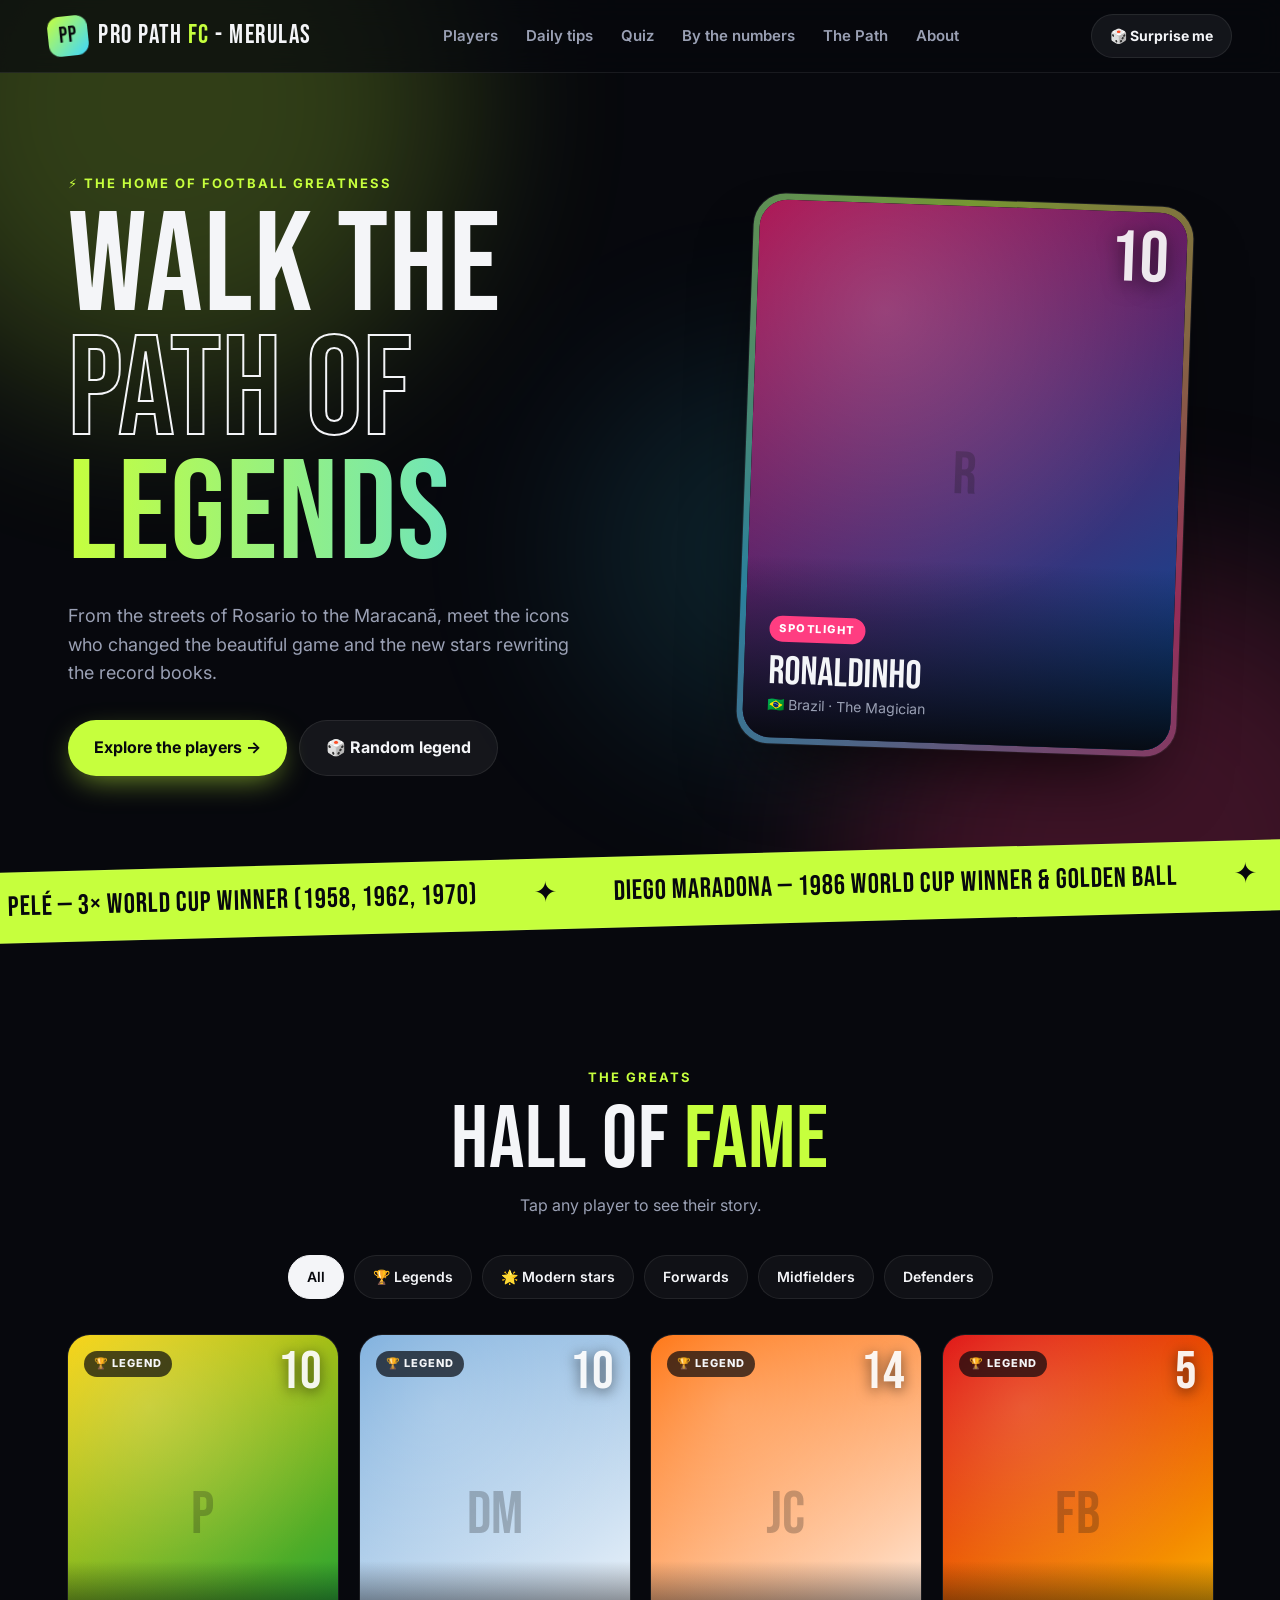
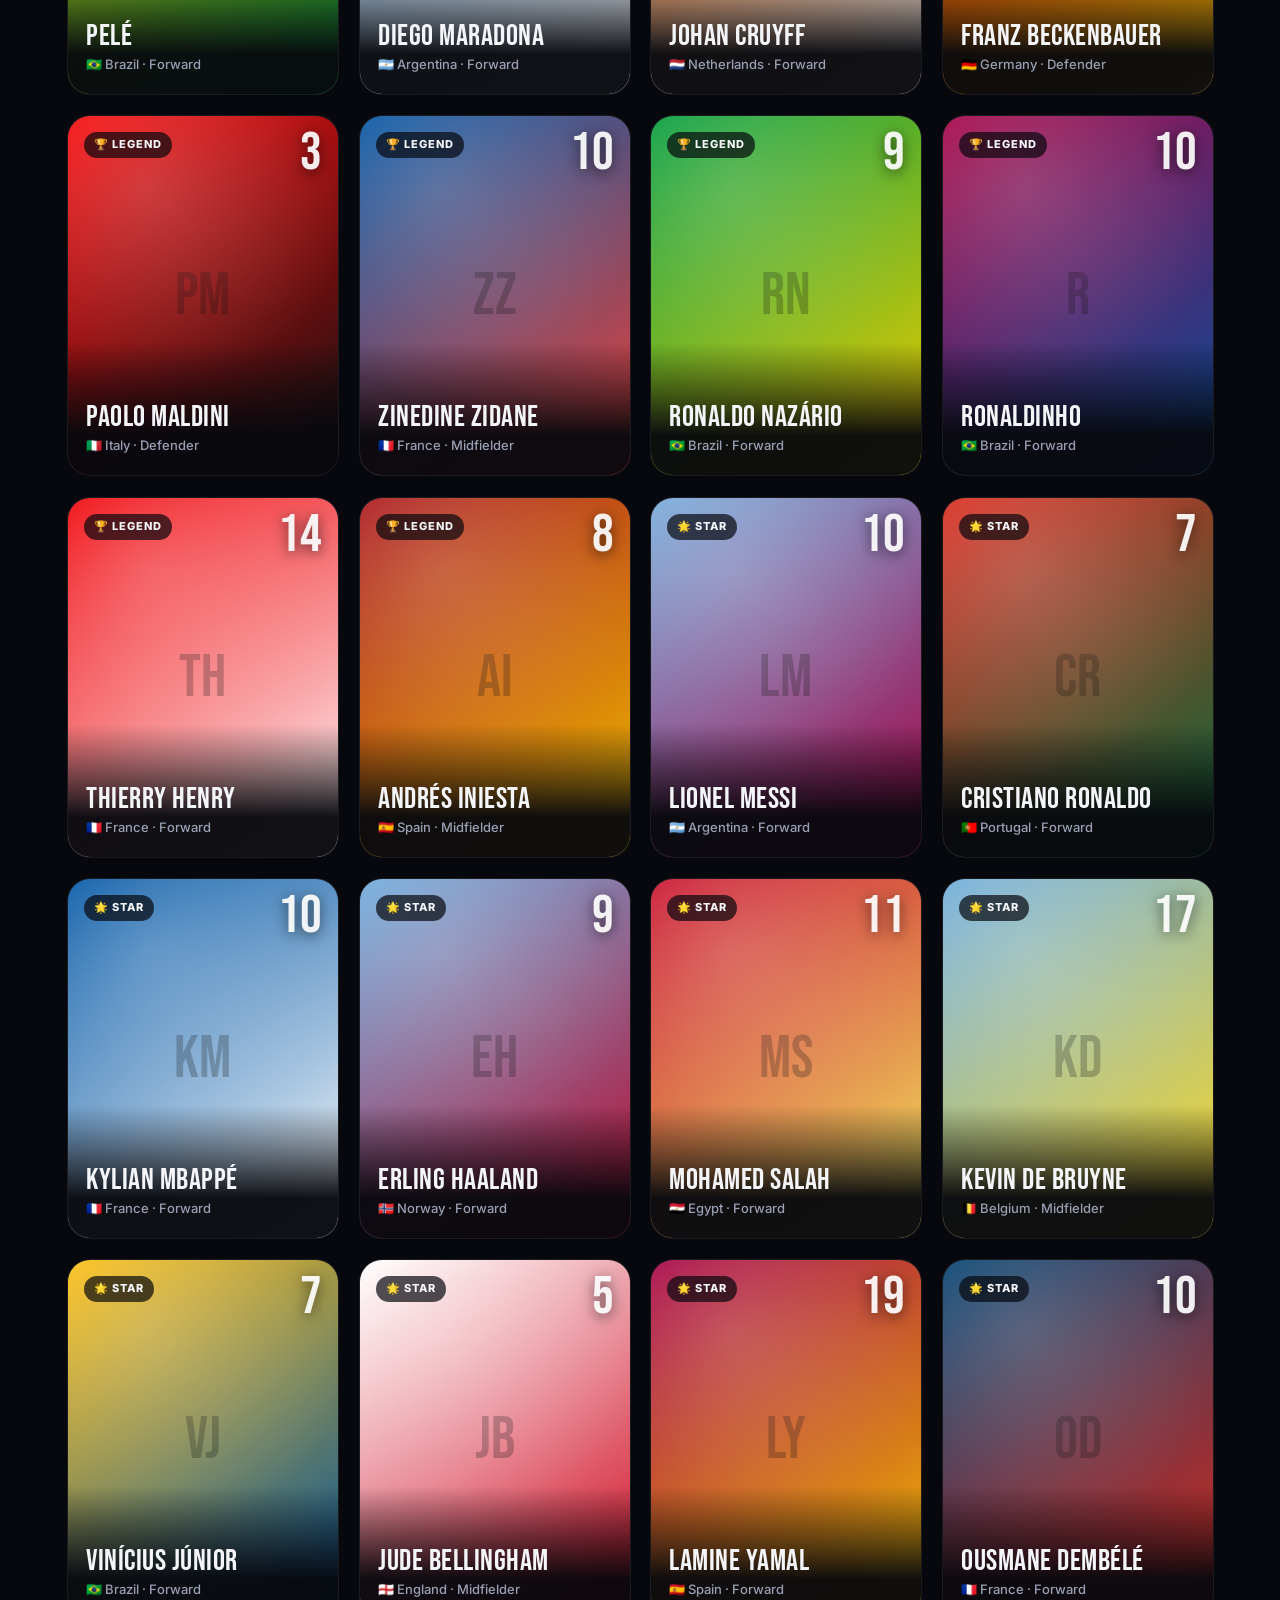
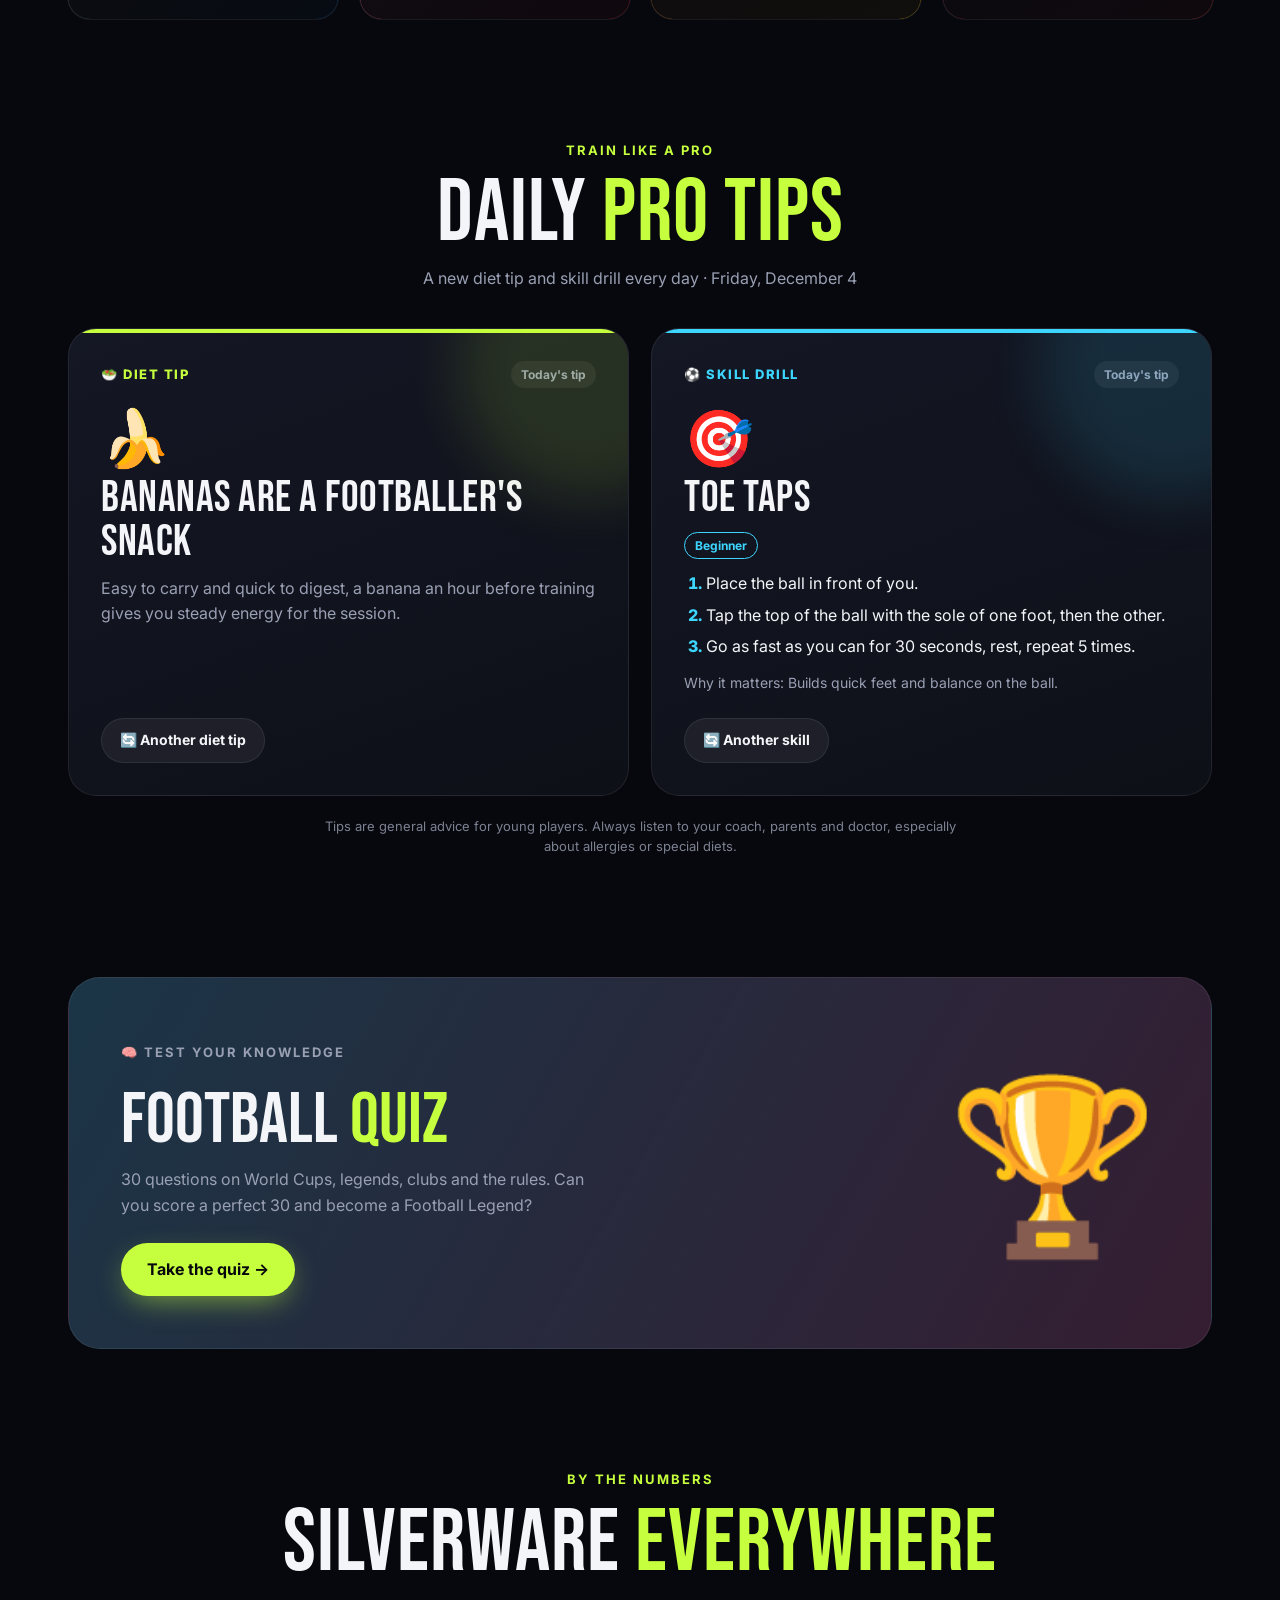
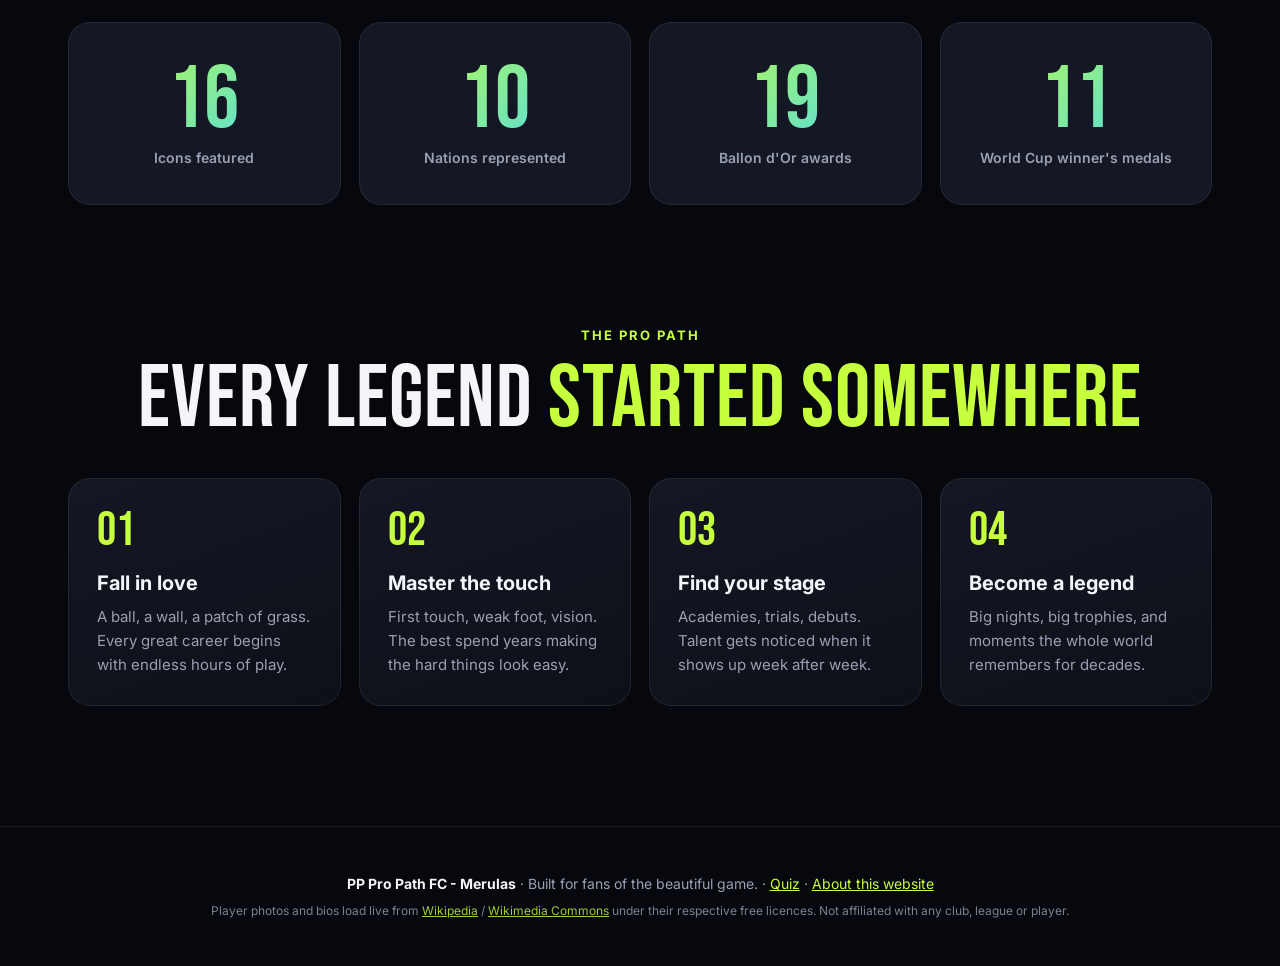
<file: index.html>
<!doctype html>
<html lang="en">
<head>
  <meta charset="utf-8" />
  <meta name="viewport" content="width=device-width, initial-scale=1" />
  <title>PP Pro Path FC - Merulas — Legends of the Game</title>
  <meta name="description" content="PP Pro Path FC - Merulas celebrates the greatest players in world football — from Pelé and Maradona to Messi, Ronaldo and the new generation." />
  <link rel="preconnect" href="https://fonts.googleapis.com" />
  <link rel="preconnect" href="https://fonts.gstatic.com" crossorigin />
  <link href="https://fonts.googleapis.com/css2?family=Bebas+Neue&family=Inter:wght@400;500;600;700;800&display=swap" rel="stylesheet" />
  <link rel="stylesheet" href="styles.css" />
  <link rel="icon" href="data:image/svg+xml,<svg xmlns='http://www.w3.org/2000/svg' viewBox='0 0 100 100'><text y='.9em' font-size='90'>⚽</text></svg>" />
</head>
<body>
  <div class="bg-blobs" aria-hidden="true">
    <span class="blob blob-1"></span>
    <span class="blob blob-2"></span>
    <span class="blob blob-3"></span>
  </div>

  <header class="nav" id="top">
    <a class="brand" href="#top" aria-label="PP Pro Path FC - Merulas home">
      <span class="brand-badge">PP</span>
      <span class="brand-name">Pro Path <em>FC</em> - Merulas</span>
    </a>
    <nav class="nav-links" aria-label="Main">
      <a href="#players">Players</a>
      <a href="#tips">Daily tips</a>
      <a href="quiz.html">Quiz</a>
      <a href="#numbers">By the numbers</a>
      <a href="#path">The Path</a>
      <a class="nav-keep" href="about.html">About</a>
    </nav>
    <button class="btn btn-small btn-ghost" id="random-btn" type="button">🎲 Surprise me</button>
  </header>

  <main>
    <!-- HERO -->
    <section class="hero">
      <div class="hero-copy reveal">
        <p class="eyebrow">⚡ The home of football greatness</p>
        <h1 class="hero-title">
          <span>Walk the</span>
          <span class="outline">path of</span>
          <span class="accent">legends</span>
        </h1>
        <p class="hero-sub">
          From the streets of Rosario to the Maracanã, meet the icons who changed the beautiful game
          and the new stars rewriting the record books.
        </p>
        <div class="hero-cta">
          <a class="btn btn-primary" href="#players">Explore the players →</a>
          <button class="btn btn-ghost" id="hero-random" type="button">🎲 Random legend</button>
        </div>
      </div>

      <button class="spotlight reveal" id="spotlight" type="button" aria-label="Open spotlight player">
        <div class="spotlight-ring" aria-hidden="true"></div>
        <div class="spotlight-img" id="spotlight-img"></div>
        <div class="spotlight-info">
          <span class="spotlight-tag">Spotlight</span>
          <strong id="spotlight-name">Loading…</strong>
          <span id="spotlight-meta"></span>
        </div>
        <span class="spotlight-num" id="spotlight-num" aria-hidden="true">10</span>
      </button>
    </section>

    <!-- TICKER -->
    <div class="ticker-wrap" aria-hidden="true">
      <div class="ticker">
        <div class="ticker-track" id="ticker-track"></div>
      </div>
    </div>

    <!-- PLAYERS -->
    <section class="section" id="players">
      <div class="section-head reveal">
        <p class="eyebrow">The greats</p>
        <h2>Hall of <span class="accent">fame</span></h2>
        <p class="section-sub">Tap any player to see their story.</p>
      </div>

      <div class="filters reveal" role="tablist" aria-label="Filter players">
        <button class="chip active" data-filter="all" type="button">All</button>
        <button class="chip" data-filter="legend" type="button">🏆 Legends</button>
        <button class="chip" data-filter="star" type="button">🌟 Modern stars</button>
        <button class="chip" data-filter="FW" type="button">Forwards</button>
        <button class="chip" data-filter="MF" type="button">Midfielders</button>
        <button class="chip" data-filter="DF" type="button">Defenders</button>
      </div>

      <div class="grid" id="grid"></div>
    </section>

    <!-- DAILY TIPS -->
    <section class="section" id="tips">
      <div class="section-head reveal">
        <p class="eyebrow">Train like a pro</p>
        <h2>Daily <span class="accent">pro tips</span></h2>
        <p class="section-sub">A new diet tip and skill drill every day · <span id="tips-date"></span></p>
      </div>
      <div class="tips">
        <article class="tip-card tip-diet reveal" id="tip-diet">
          <header class="tip-head">
            <span class="tip-kind">🥗 Diet tip</span>
            <span class="tip-label">Today's tip</span>
          </header>
          <div class="tip-icon" aria-hidden="true"></div>
          <h3 class="tip-title"></h3>
          <div class="tip-body"></div>
          <button class="btn btn-small btn-ghost" type="button" data-next-tip="diet">🔄 Another diet tip</button>
        </article>
        <article class="tip-card tip-skill reveal" id="tip-skill">
          <header class="tip-head">
            <span class="tip-kind">⚽ Skill drill</span>
            <span class="tip-label">Today's tip</span>
          </header>
          <div class="tip-icon" aria-hidden="true"></div>
          <h3 class="tip-title"></h3>
          <div class="tip-body"></div>
          <button class="btn btn-small btn-ghost" type="button" data-next-tip="skill">🔄 Another skill</button>
        </article>
      </div>
      <p class="tips-note">Tips are general advice for young players. Always listen to your coach, parents and doctor, especially about allergies or special diets.</p>
    </section>

    <!-- QUIZ PROMO -->
    <section class="section" id="quiz">
      <div class="quiz-promo reveal">
        <div>
          <p class="eyebrow">🧠 Test your knowledge</p>
          <h2>Football <span class="accent">quiz</span></h2>
          <p>30 questions on World Cups, legends, clubs and the rules. Can you score a perfect 30 and become a Football Legend?</p>
          <a class="btn btn-primary" href="quiz.html">Take the quiz →</a>
        </div>
        <div class="quiz-promo-emoji" aria-hidden="true">🏆</div>
      </div>
    </section>

    <!-- NUMBERS -->
    <section class="section numbers" id="numbers">
      <div class="section-head reveal">
        <p class="eyebrow">By the numbers</p>
        <h2>Silverware <span class="accent">everywhere</span></h2>
      </div>
      <div class="stats">
        <div class="stat reveal"><strong data-count="players">0</strong><span>Icons featured</span></div>
        <div class="stat reveal"><strong data-count="nations">0</strong><span>Nations represented</span></div>
        <div class="stat reveal"><strong data-count="ballon">0</strong><span>Ballon d'Or awards</span></div>
        <div class="stat reveal"><strong data-count="worldcups">0</strong><span>World Cup winner's medals</span></div>
      </div>
    </section>

    <!-- PATH -->
    <section class="section" id="path">
      <div class="section-head reveal">
        <p class="eyebrow">The Pro Path</p>
        <h2>Every legend <span class="accent">started somewhere</span></h2>
      </div>
      <div class="path">
        <article class="path-step reveal">
          <span class="path-num">01</span>
          <h3>Fall in love</h3>
          <p>A ball, a wall, a patch of grass. Every great career begins with endless hours of play.</p>
        </article>
        <article class="path-step reveal">
          <span class="path-num">02</span>
          <h3>Master the touch</h3>
          <p>First touch, weak foot, vision. The best spend years making the hard things look easy.</p>
        </article>
        <article class="path-step reveal">
          <span class="path-num">03</span>
          <h3>Find your stage</h3>
          <p>Academies, trials, debuts. Talent gets noticed when it shows up week after week.</p>
        </article>
        <article class="path-step reveal">
          <span class="path-num">04</span>
          <h3>Become a legend</h3>
          <p>Big nights, big trophies, and moments the whole world remembers for decades.</p>
        </article>
      </div>
    </section>
  </main>

  <footer class="footer">
    <p><strong>PP Pro Path FC - Merulas</strong> · Built for fans of the beautiful game. · <a href="quiz.html">Quiz</a> · <a href="about.html">About this website</a></p>
    <p class="credit">
      Player photos and bios load live from <a href="https://www.wikipedia.org/" target="_blank" rel="noopener">Wikipedia</a> /
      <a href="https://commons.wikimedia.org/" target="_blank" rel="noopener">Wikimedia Commons</a>
      under their respective free licences. Not affiliated with any club, league or player.
    </p>
  </footer>

  <!-- PLAYER MODAL -->
  <div class="modal" id="modal" aria-hidden="true">
    <div class="modal-backdrop" data-close></div>
    <div class="modal-card" role="dialog" aria-modal="true" aria-labelledby="modal-name">
      <button class="modal-close" type="button" data-close aria-label="Close">✕</button>
      <button class="modal-nav prev" type="button" id="modal-prev" aria-label="Previous player">‹</button>
      <button class="modal-nav next" type="button" id="modal-next" aria-label="Next player">›</button>
      <div class="modal-media" id="modal-media"></div>
      <div class="modal-body">
        <p class="modal-eyebrow" id="modal-eyebrow"></p>
        <h3 id="modal-name"></h3>
        <p class="modal-nick" id="modal-nick"></p>
        <ul class="modal-honours" id="modal-honours"></ul>
        <p class="modal-bio" id="modal-bio"></p>
        <a class="btn btn-small btn-ghost" id="modal-link" target="_blank" rel="noopener">Read more on Wikipedia ↗</a>
      </div>
    </div>
  </div>

  <!-- POP-UP TOAST -->
  <aside class="toast" id="toast" aria-live="polite">
    <button class="toast-close" type="button" id="toast-close" aria-label="Dismiss">✕</button>
    <button class="toast-main" type="button" id="toast-main">
      <span class="toast-img" id="toast-img"></span>
      <span class="toast-text">
        <span class="toast-tag">⚡ Did you know?</span>
        <strong id="toast-name"></strong>
        <span id="toast-fact"></span>
      </span>
    </button>
  </aside>

  <script src="players.js"></script>
  <script src="script.js"></script>
  <script src="tips.js"></script>
</body>
</html>
</file>
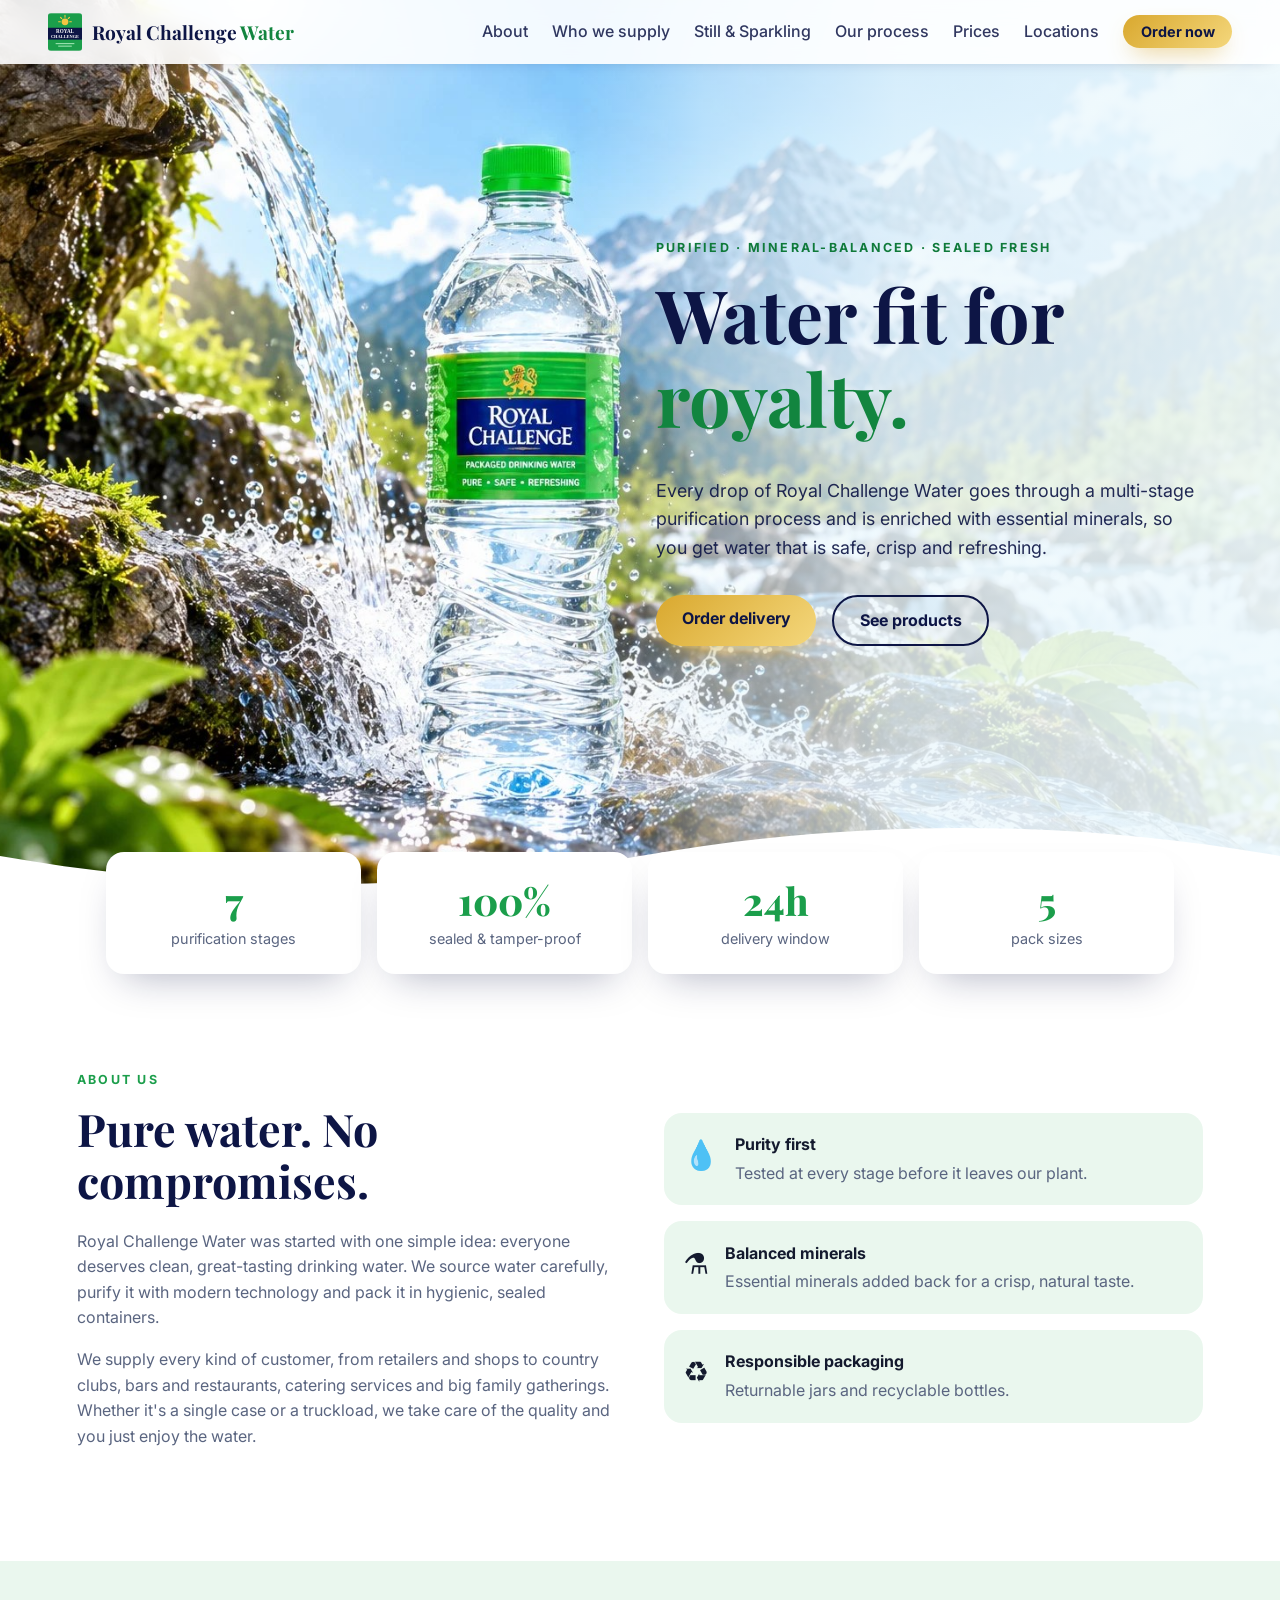
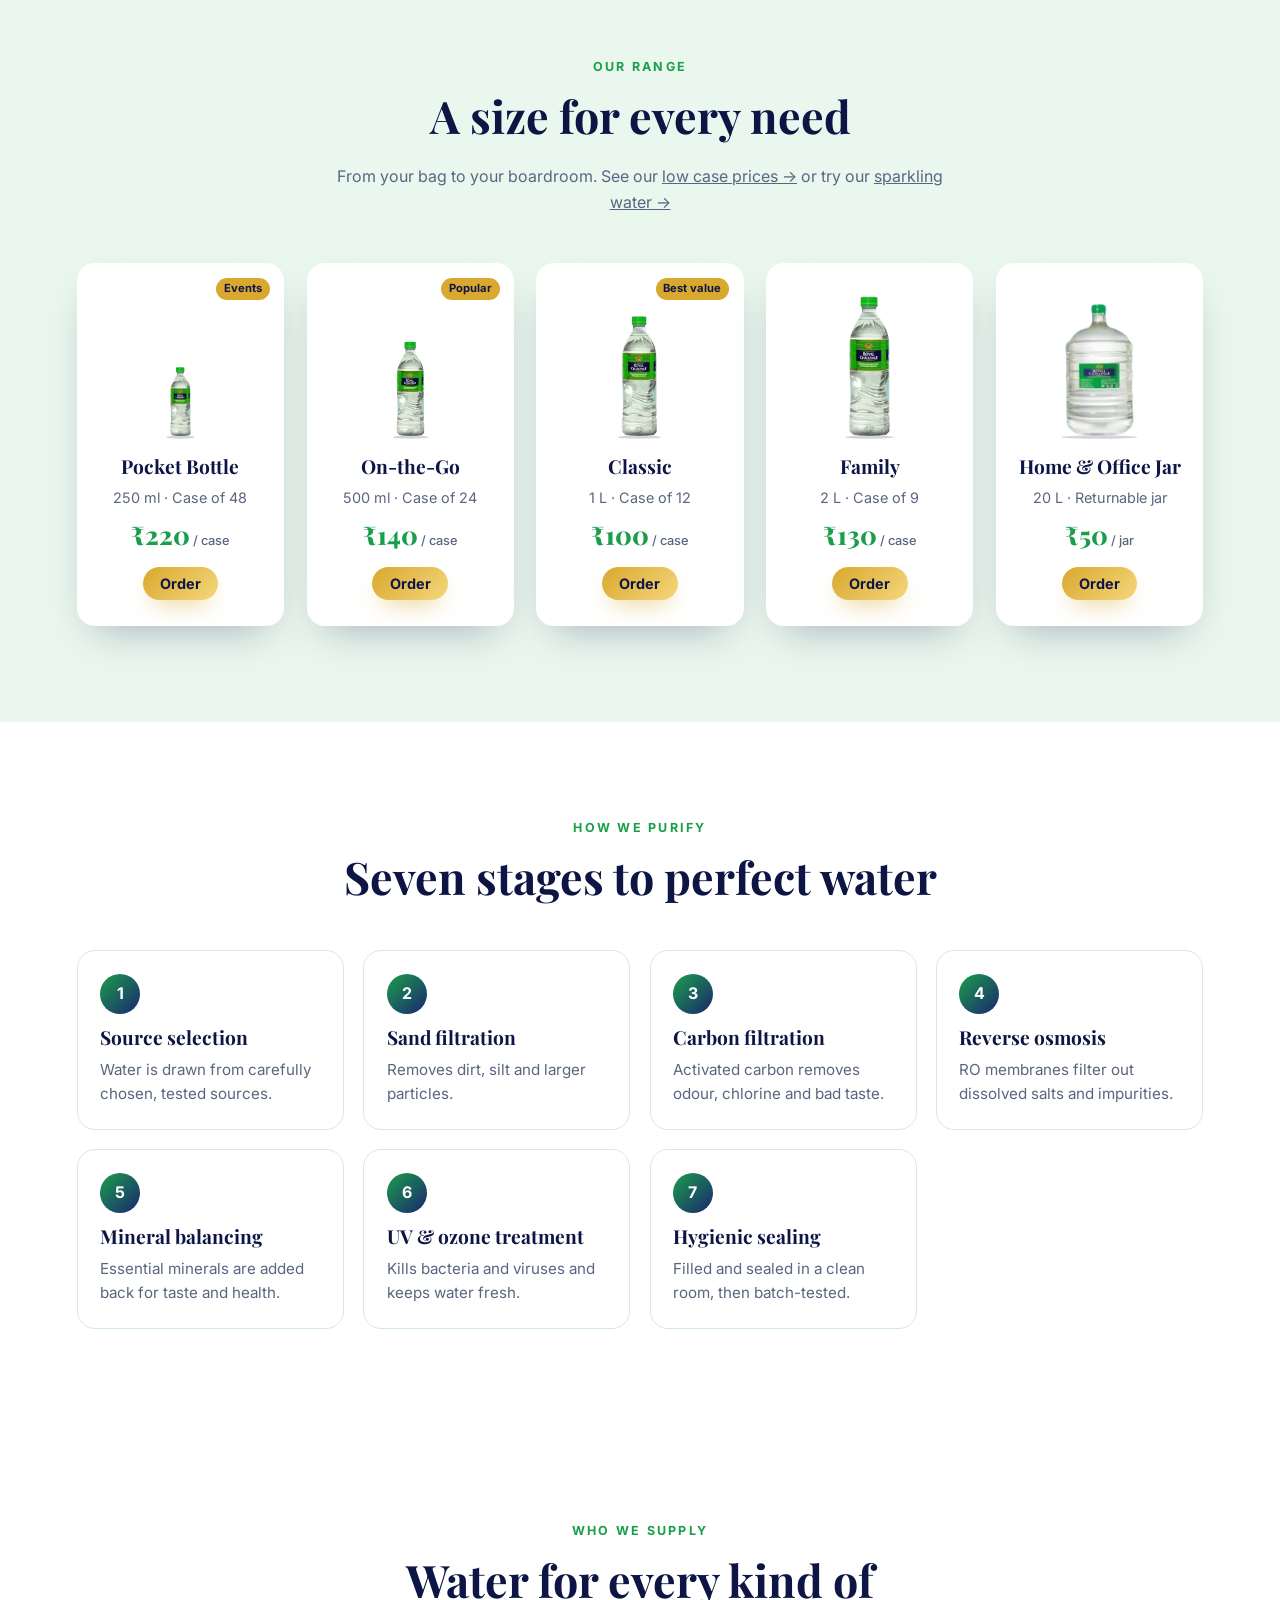
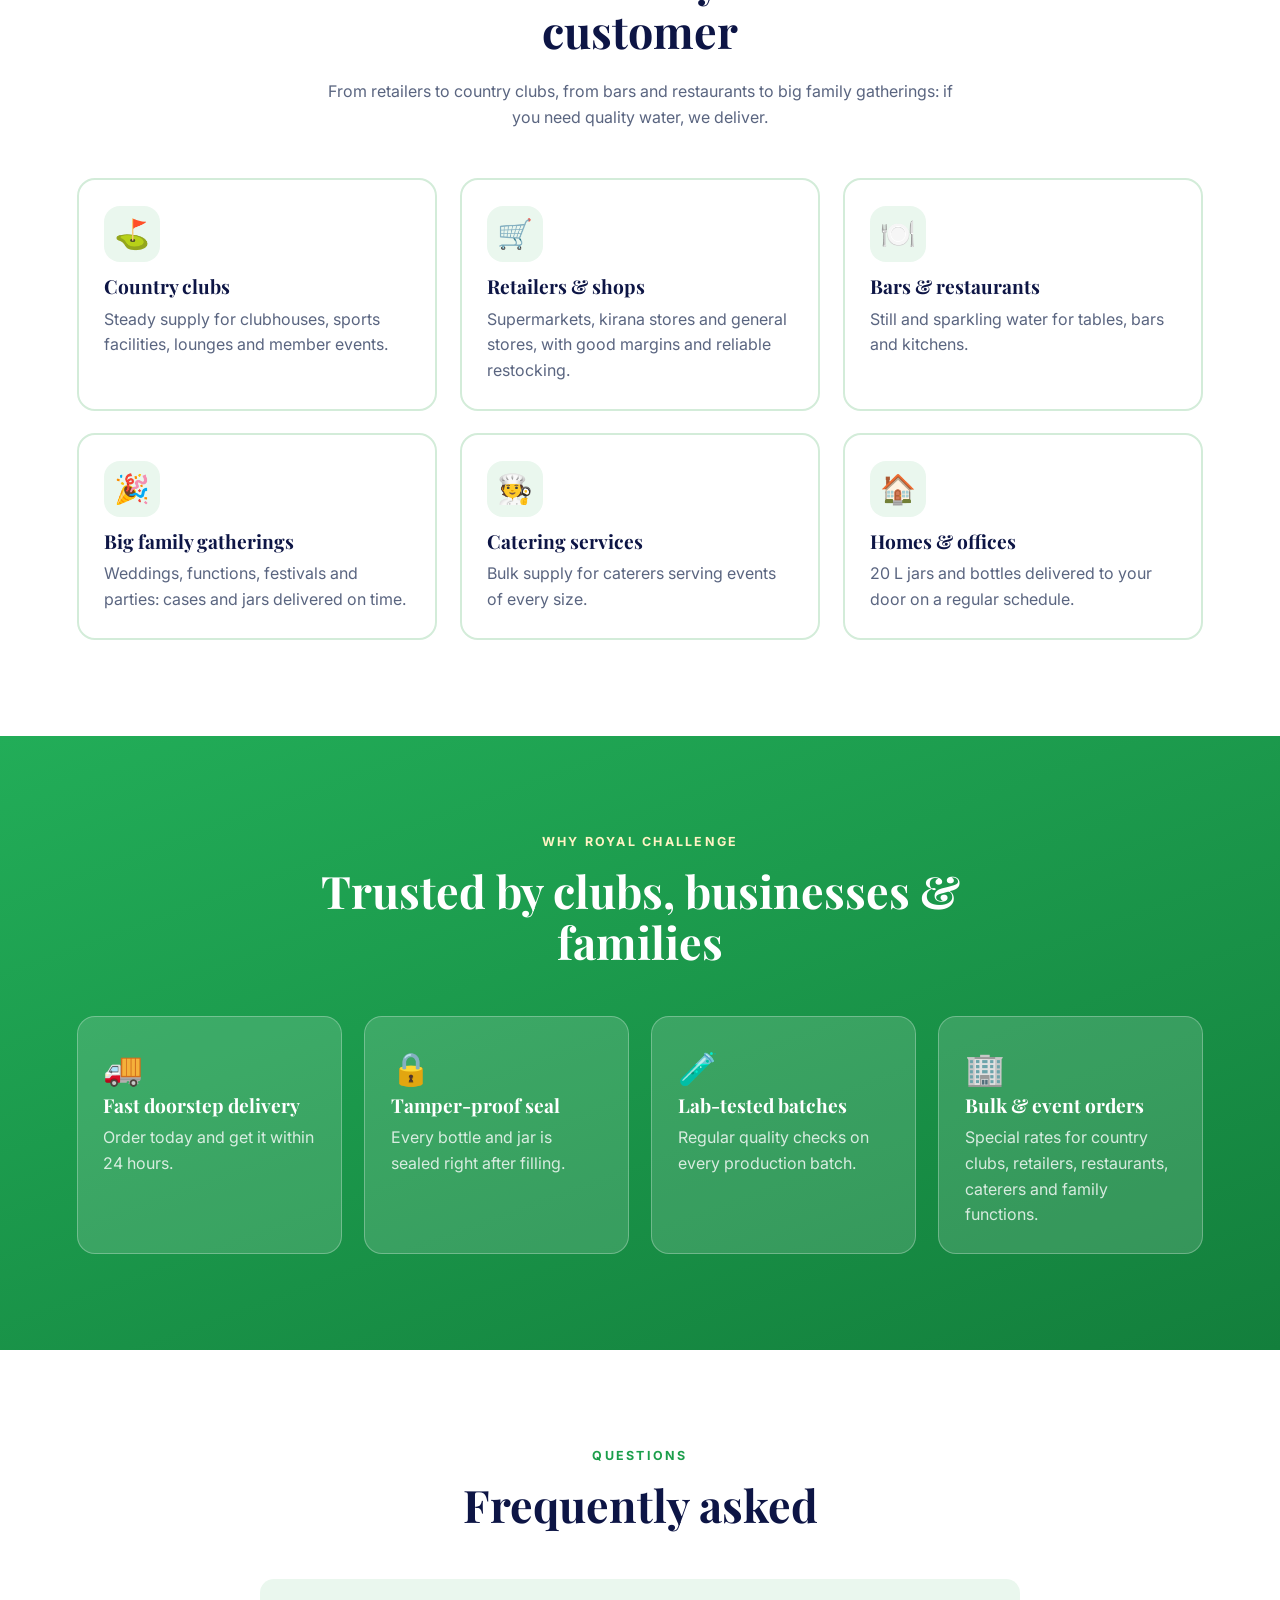
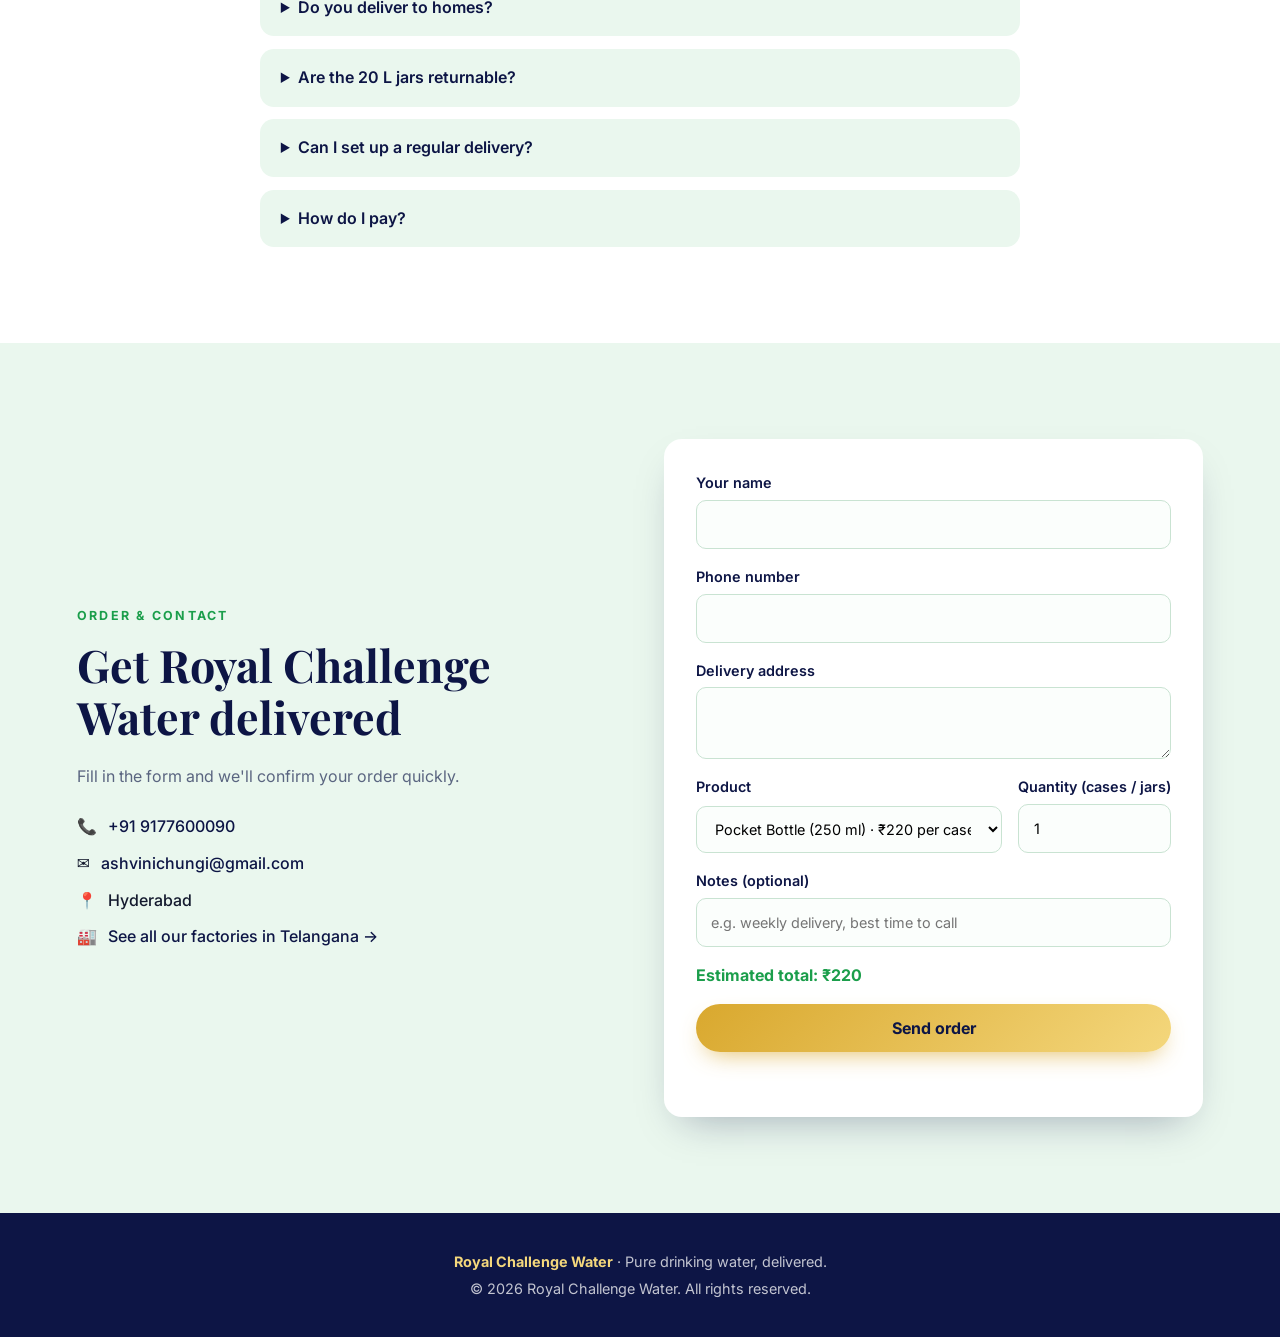
<file: royal-challenge-water/index.html>
<!doctype html>
<html lang="en">
<head>
  <meta charset="utf-8" />
  <meta name="viewport" content="width=device-width, initial-scale=1" />
  <title>Royal Challenge Water — Pure Drinking Water</title>
  <meta name="description" content="Royal Challenge Water: purified, mineral-balanced drinking water in bottles and 20 L jars, supplied to country clubs, retailers, bars, restaurants, caterers, family gatherings, homes and offices." />
  <link rel="preconnect" href="https://fonts.googleapis.com" />
  <link rel="preconnect" href="https://fonts.gstatic.com" crossorigin />
  <link href="https://fonts.googleapis.com/css2?family=Playfair+Display:wght@600;700;800&family=Inter:wght@400;500;600;700&display=swap" rel="stylesheet" />
  <link rel="stylesheet" href="styles.css" />
  <link rel="icon" href="data:image/svg+xml,<svg xmlns='http://www.w3.org/2000/svg' viewBox='0 0 100 100'><text y='.9em' font-size='90'>💧</text></svg>" />
</head>
<body>
  <header class="nav" id="top">
    <a class="brand" href="#top" aria-label="Royal Challenge Water home">
      <span class="brand-crown" aria-hidden="true">
        <svg viewBox="0 0 40 44"><rect width="40" height="44" fill="#1b9e4b"/><circle cx="20" cy="10" r="4" fill="#f4c542"/><g stroke="#f4c542" stroke-width="1.3" stroke-linecap="round"><path d="M20 2.5v2M12.5 10h2M25.5 10h2M14.7 4.7l1.4 1.4M25.3 4.7l-1.4 1.4"/></g><rect y="17" width="40" height="14" fill="#0d1545"/><text x="20" y="23.6" text-anchor="middle" font-family="Georgia,serif" font-weight="700" font-size="6" fill="#fff">ROYAL</text><text x="20" y="29.4" text-anchor="middle" font-family="Georgia,serif" font-weight="700" font-size="5.2" fill="#fff">CHALLENGE</text><rect x="9" y="35" width="22" height="1.3" fill="#9be3b0"/><rect x="12" y="38" width="16" height="1.3" fill="#9be3b0"/></svg>
      </span>
      <span class="brand-name">Royal Challenge <em>Water</em></span>
    </a>
    <button class="nav-toggle" id="nav-toggle" type="button" aria-label="Open menu" aria-expanded="false">☰</button>
    <nav class="nav-links" id="nav-links" aria-label="Main">
      <a href="#about">About</a>
      <a href="#customers">Who we supply</a>
      <a href="products.html">Still &amp; Sparkling</a>
      <a href="#process">Our process</a>
      <a href="pricing.html">Prices</a>
      <a href="locations.html">Locations</a>
      <a class="btn btn-small" href="#order">Order now</a>
    </nav>
  </header>

  <main>
    <!-- HERO -->
    <section class="hero">
      <div class="bubbles" id="bubbles" aria-hidden="true"></div>
      <div class="hero-copy reveal">
        <p class="eyebrow">Purified · Mineral-balanced · Sealed fresh</p>
        <h1>Water fit for <span class="gold">royalty.</span></h1>
        <p class="lead">Every drop of Royal Challenge Water goes through a multi-stage purification process and is enriched with essential minerals, so you get water that is safe, crisp and refreshing.</p>
        <div class="hero-actions">
          <a class="btn" href="#order">Order delivery</a>
          <a class="btn btn-ghost" href="#products">See products</a>
        </div>
      </div>
      <svg class="wave" viewBox="0 0 1440 120" preserveAspectRatio="none" aria-hidden="true"><path d="M0 60c240 50 480 50 720 0s480-50 720 0v60H0z" /></svg>
    </section>

    <!-- STATS -->
    <section class="stats">
      <div class="stat reveal"><span class="stat-num" data-target="7">0</span><span class="stat-label">purification stages</span></div>
      <div class="stat reveal"><span class="stat-num" data-target="100" data-suffix="%">0</span><span class="stat-label">sealed &amp; tamper-proof</span></div>
      <div class="stat reveal"><span class="stat-num" data-target="24" data-suffix="h">0</span><span class="stat-label">delivery window</span></div>
      <div class="stat reveal"><span class="stat-num" data-target="5">0</span><span class="stat-label">pack sizes</span></div>
    </section>

    <!-- ABOUT -->
    <section class="section" id="about">
      <div class="split">
        <div class="reveal">
          <p class="eyebrow">About us</p>
          <h2>Pure water. No compromises.</h2>
          <p>Royal Challenge Water was started with one simple idea: everyone deserves clean, great-tasting drinking water. We source water carefully, purify it with modern technology and pack it in hygienic, sealed containers.</p>
          <p>We supply every kind of customer, from retailers and shops to country clubs, bars and restaurants, catering services and big family gatherings. Whether it's a single case or a truckload, we take care of the quality and you just enjoy the water.</p>
        </div>
        <ul class="values reveal">
          <li><span>💧</span><div><strong>Purity first</strong><p>Tested at every stage before it leaves our plant.</p></div></li>
          <li><span>⚗️</span><div><strong>Balanced minerals</strong><p>Essential minerals added back for a crisp, natural taste.</p></div></li>
          <li><span>♻️</span><div><strong>Responsible packaging</strong><p>Returnable jars and recyclable bottles.</p></div></li>
        </ul>
      </div>
    </section>

    <!-- PRODUCTS -->
    <section class="section section-tint" id="products">
      <div class="section-head reveal">
        <p class="eyebrow">Our range</p>
        <h2>A size for every need</h2>
        <p>From your bag to your boardroom. See our <a href="pricing.html">low case prices →</a> or try our <a href="products.html">sparkling water →</a></p>
      </div>
      <div class="product-grid" id="product-grid"></div>
    </section>

    <!-- PROCESS -->
    <section class="section" id="process">
      <div class="section-head reveal">
        <p class="eyebrow">How we purify</p>
        <h2>Seven stages to perfect water</h2>
      </div>
      <ol class="process" id="process-list"></ol>
    </section>

    <!-- WHO WE SUPPLY -->
    <section class="section" id="customers">
      <div class="section-head reveal">
        <p class="eyebrow">Who we supply</p>
        <h2>Water for every kind of customer</h2>
        <p>From retailers to country clubs, from bars and restaurants to big family gatherings: if you need quality water, we deliver.</p>
      </div>
      <div class="customer-grid">
        <div class="customer reveal"><span>⛳</span><h3>Country clubs</h3><p>Steady supply for clubhouses, sports facilities, lounges and member events.</p></div>
        <div class="customer reveal"><span>🛒</span><h3>Retailers &amp; shops</h3><p>Supermarkets, kirana stores and general stores, with good margins and reliable restocking.</p></div>
        <div class="customer reveal"><span>🍽️</span><h3>Bars &amp; restaurants</h3><p>Still and sparkling water for tables, bars and kitchens.</p></div>
        <div class="customer reveal"><span>🎉</span><h3>Big family gatherings</h3><p>Weddings, functions, festivals and parties: cases and jars delivered on time.</p></div>
        <div class="customer reveal"><span>🧑‍🍳</span><h3>Catering services</h3><p>Bulk supply for caterers serving events of every size.</p></div>
        <div class="customer reveal"><span>🏠</span><h3>Homes &amp; offices</h3><p>20 L jars and bottles delivered to your door on a regular schedule.</p></div>
      </div>
    </section>

    <!-- WHY US -->
    <section class="section section-dark" id="why">
      <div class="section-head reveal">
        <p class="eyebrow">Why Royal Challenge</p>
        <h2>Trusted by clubs, businesses &amp; families</h2>
      </div>
      <div class="why-grid">
        <div class="why reveal"><span>🚚</span><h3>Fast doorstep delivery</h3><p>Order today and get it within 24 hours.</p></div>
        <div class="why reveal"><span>🔒</span><h3>Tamper-proof seal</h3><p>Every bottle and jar is sealed right after filling.</p></div>
        <div class="why reveal"><span>🧪</span><h3>Lab-tested batches</h3><p>Regular quality checks on every production batch.</p></div>
        <div class="why reveal"><span>🏢</span><h3>Bulk &amp; event orders</h3><p>Special rates for country clubs, retailers, restaurants, caterers and family functions.</p></div>
      </div>
    </section>

    <!-- FAQ -->
    <section class="section" id="faq">
      <div class="section-head reveal">
        <p class="eyebrow">Questions</p>
        <h2>Frequently asked</h2>
      </div>
      <div class="faq reveal">
        <details><summary>Do you deliver to homes?</summary><p>Yes. We deliver bottles and 20 L jars to homes, apartments, offices and shops in our service area.</p></details>
        <details><summary>Are the 20 L jars returnable?</summary><p>Yes. Pay a one-time jar deposit, then swap your empty jar for a full one on every refill.</p></details>
        <details><summary>Can I set up a regular delivery?</summary><p>Of course. Tell us how many jars you need each week in the order form and we'll set up a schedule.</p></details>
        <details><summary>How do I pay?</summary><p>Cash or UPI on delivery. Businesses can also ask about monthly billing.</p></details>
      </div>
    </section>

    <!-- ORDER -->
    <section class="section section-tint" id="order">
      <div class="split">
        <div class="reveal">
          <p class="eyebrow">Order &amp; contact</p>
          <h2>Get Royal Challenge Water delivered</h2>
          <p>Fill in the form and we'll confirm your order quickly.</p>
          <ul class="contact">
            <li><span>📞</span><a id="contact-phone" href="#"></a></li>
            <li><span>✉️</span><a id="contact-email" href="#"></a></li>
            <li><span>📍</span><span id="contact-address"></span></li>
            <li><span>🏭</span><a href="locations.html">See all our factories in Telangana →</a></li>
          </ul>
        </div>
        <form class="order-form reveal" id="order-form" novalidate>
          <label>Your name<input name="name" required autocomplete="name" /></label>
          <label>Phone number<input name="phone" type="tel" required autocomplete="tel" /></label>
          <label>Delivery address<textarea name="address" rows="2" required autocomplete="street-address"></textarea></label>
          <div class="form-row">
            <label>Product<select name="product" id="order-product"></select></label>
            <label>Quantity (cases / jars)<input name="qty" type="number" min="1" value="1" required /></label>
          </div>
          <label>Notes (optional)<input name="notes" placeholder="e.g. weekly delivery, best time to call" /></label>
          <p class="order-total" id="order-total"></p>
          <button class="btn" type="submit">Send order</button>
          <p class="form-msg" id="form-msg" role="status"></p>
        </form>
      </div>
    </section>
  </main>

  <footer class="footer">
    <p><strong>Royal Challenge Water</strong> · Pure drinking water, delivered.</p>
    <p>&copy; <span id="year"></span> Royal Challenge Water. All rights reserved.</p>
  </footer>

  <script src="bottles.js"></script>
  <script src="script.js"></script>
</body>
</html>
</file>
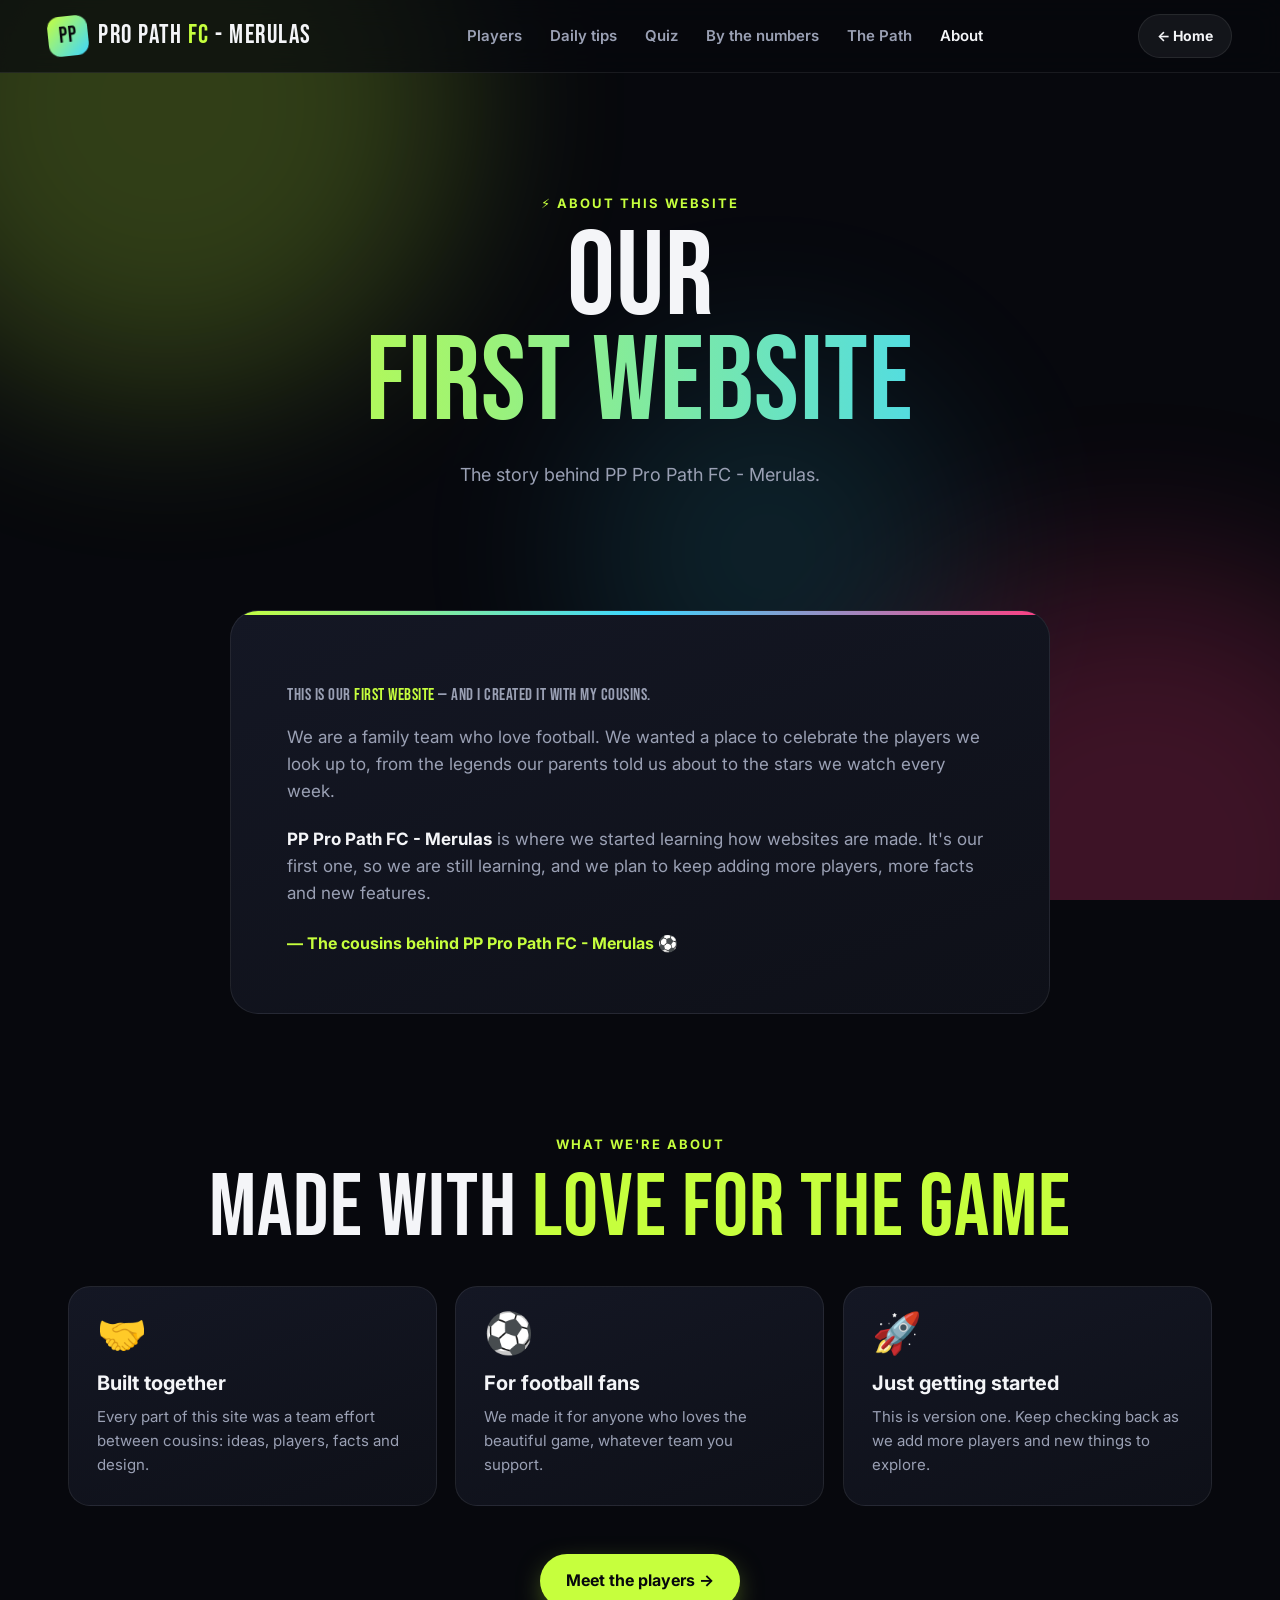
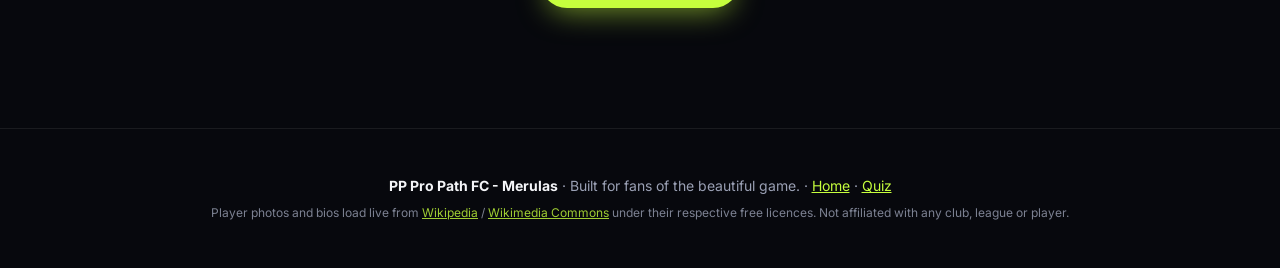
<file: about.html>
<!doctype html>
<html lang="en">
<head>
  <meta charset="utf-8" />
  <meta name="viewport" content="width=device-width, initial-scale=1" />
  <title>About — PP Pro Path FC - Merulas</title>
  <meta name="description" content="About PP Pro Path FC - Merulas — our very first website, made together by a team of cousins who love football." />
  <link rel="preconnect" href="https://fonts.googleapis.com" />
  <link rel="preconnect" href="https://fonts.gstatic.com" crossorigin />
  <link href="https://fonts.googleapis.com/css2?family=Bebas+Neue&family=Inter:wght@400;500;600;700;800&display=swap" rel="stylesheet" />
  <link rel="stylesheet" href="styles.css" />
  <link rel="icon" href="data:image/svg+xml,<svg xmlns='http://www.w3.org/2000/svg' viewBox='0 0 100 100'><text y='.9em' font-size='90'>⚽</text></svg>" />
</head>
<body>
  <div class="bg-blobs" aria-hidden="true">
    <span class="blob blob-1"></span>
    <span class="blob blob-2"></span>
    <span class="blob blob-3"></span>
  </div>

  <header class="nav">
    <a class="brand" href="index.html" aria-label="PP Pro Path FC - Merulas home">
      <span class="brand-badge">PP</span>
      <span class="brand-name">Pro Path <em>FC</em> - Merulas</span>
    </a>
    <nav class="nav-links" aria-label="Main">
      <a href="index.html#players">Players</a>
      <a href="index.html#tips">Daily tips</a>
      <a href="quiz.html">Quiz</a>
      <a href="index.html#numbers">By the numbers</a>
      <a href="index.html#path">The Path</a>
      <a class="nav-keep" href="about.html" aria-current="page" style="color: var(--text)">About</a>
    </nav>
    <a class="btn btn-small btn-ghost nav-home" href="index.html">← Home</a>
  </header>

  <main>
    <section class="about-hero anim-in">
      <p class="eyebrow">⚡ About this website</p>
      <h1 class="hero-title">
        <span>Our</span>
        <span class="accent">first website</span>
      </h1>
      <p class="hero-sub">The story behind PP Pro Path FC - Merulas.</p>
    </section>

    <section class="section">
      <article class="about-story anim-in">
        <p class="about-quote">This is our <span class="accent">first website</span> — and I created it with my cousins.</p>
        <p>
          We are a family team who love football. We wanted a place to celebrate the players we look up to,
          from the legends our parents told us about to the stars we watch every week.
        </p>
        <p>
          <strong>PP Pro Path FC - Merulas</strong> is where we started learning how websites are made. It's our first one,
          so we are still learning, and we plan to keep adding more players, more facts and new features.
        </p>
        <span class="about-sign">— The cousins behind PP Pro Path FC - Merulas ⚽</span>
      </article>
    </section>

    <section class="section">
      <div class="section-head">
        <p class="eyebrow">What we're about</p>
        <h2>Made with <span class="accent">love for the game</span></h2>
      </div>
      <div class="about-grid">
        <article class="path-step anim-in">
          <span class="path-num">🤝</span>
          <h3>Built together</h3>
          <p>Every part of this site was a team effort between cousins: ideas, players, facts and design.</p>
        </article>
        <article class="path-step anim-in">
          <span class="path-num">⚽</span>
          <h3>For football fans</h3>
          <p>We made it for anyone who loves the beautiful game, whatever team you support.</p>
        </article>
        <article class="path-step anim-in">
          <span class="path-num">🚀</span>
          <h3>Just getting started</h3>
          <p>This is version one. Keep checking back as we add more players and new things to explore.</p>
        </article>
      </div>
      <div class="about-cta">
        <a class="btn btn-primary" href="index.html#players">Meet the players →</a>
      </div>
    </section>
  </main>

  <footer class="footer">
    <p><strong>PP Pro Path FC - Merulas</strong> · Built for fans of the beautiful game. · <a href="index.html">Home</a> · <a href="quiz.html">Quiz</a></p>
    <p class="credit">
      Player photos and bios load live from <a href="https://www.wikipedia.org/" target="_blank" rel="noopener">Wikipedia</a> /
      <a href="https://commons.wikimedia.org/" target="_blank" rel="noopener">Wikimedia Commons</a>
      under their respective free licences. Not affiliated with any club, league or player.
    </p>
  </footer>
</body>
</html>
</file>
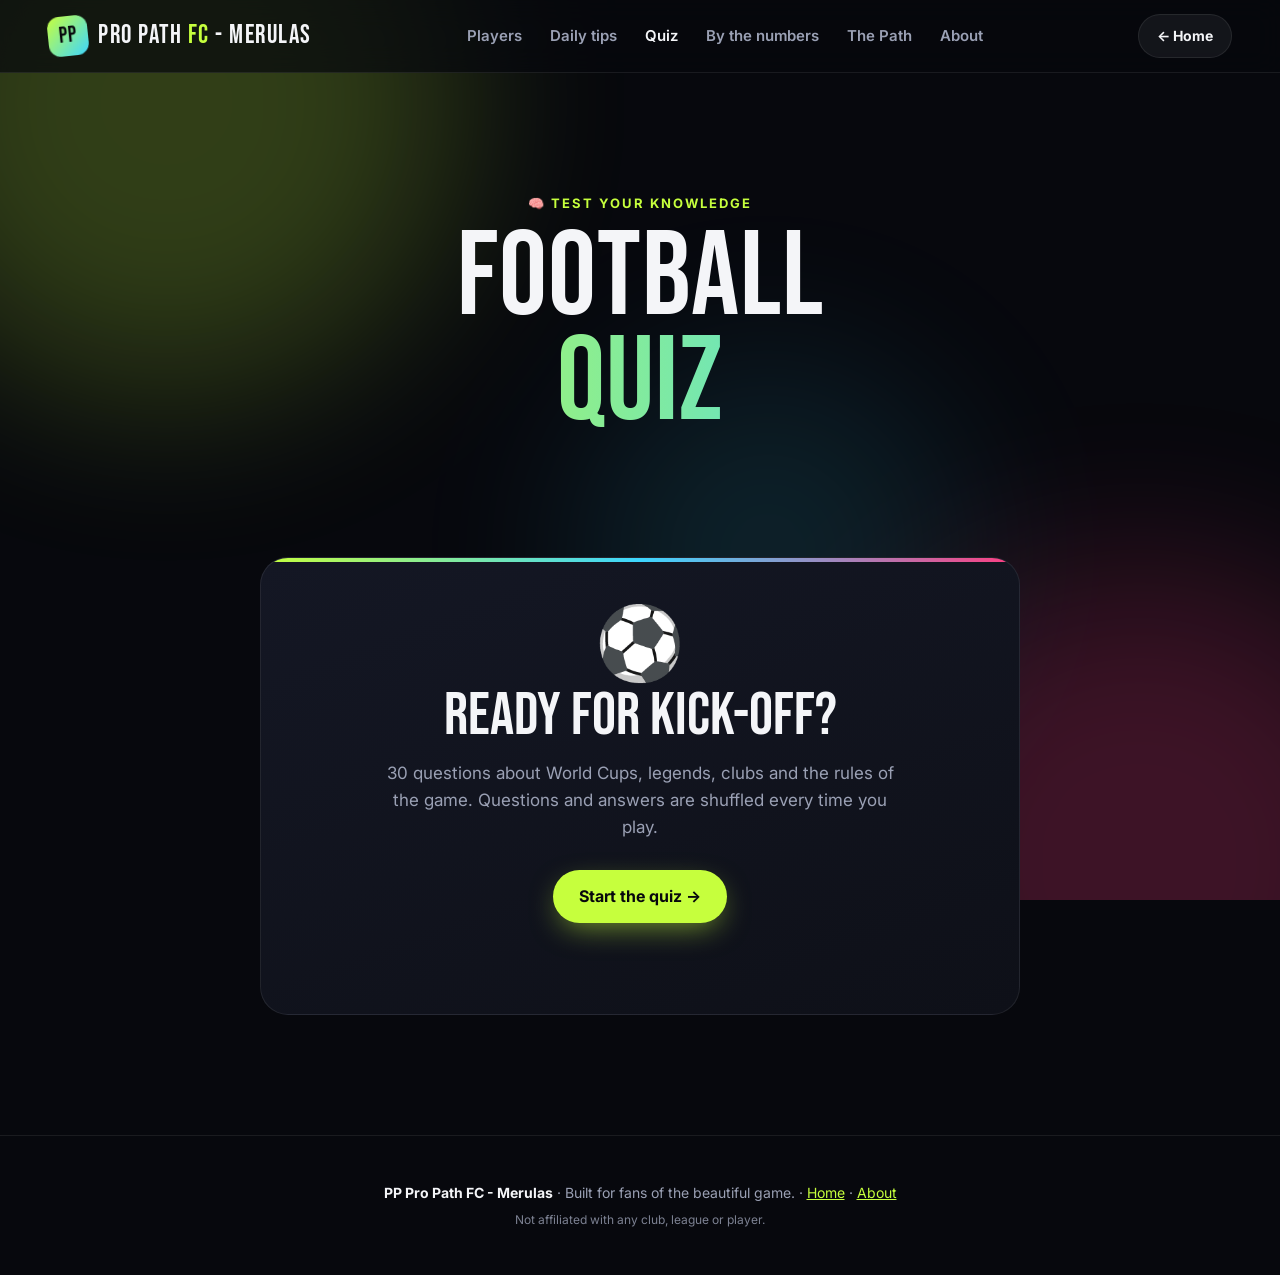
<file: quiz.html>
<!doctype html>
<html lang="en">
<head>
  <meta charset="utf-8" />
  <meta name="viewport" content="width=device-width, initial-scale=1" />
  <title>Football Quiz — PP Pro Path FC - Merulas</title>
  <meta name="description" content="Test your football knowledge with our 30-question quiz from PP Pro Path FC - Merulas." />
  <link rel="preconnect" href="https://fonts.googleapis.com" />
  <link rel="preconnect" href="https://fonts.gstatic.com" crossorigin />
  <link href="https://fonts.googleapis.com/css2?family=Bebas+Neue&family=Inter:wght@400;500;600;700;800&display=swap" rel="stylesheet" />
  <link rel="stylesheet" href="styles.css" />
  <link rel="icon" href="data:image/svg+xml,<svg xmlns='http://www.w3.org/2000/svg' viewBox='0 0 100 100'><text y='.9em' font-size='90'>⚽</text></svg>" />
</head>
<body>
  <div class="bg-blobs" aria-hidden="true">
    <span class="blob blob-1"></span>
    <span class="blob blob-2"></span>
    <span class="blob blob-3"></span>
  </div>

  <header class="nav">
    <a class="brand" href="index.html" aria-label="PP Pro Path FC - Merulas home">
      <span class="brand-badge">PP</span>
      <span class="brand-name">Pro Path <em>FC</em> - Merulas</span>
    </a>
    <nav class="nav-links" aria-label="Main">
      <a href="index.html#players">Players</a>
      <a href="index.html#tips">Daily tips</a>
      <a href="quiz.html" aria-current="page" style="color: var(--text)">Quiz</a>
      <a href="index.html#numbers">By the numbers</a>
      <a href="index.html#path">The Path</a>
      <a class="nav-keep" href="about.html">About</a>
    </nav>
    <a class="btn btn-small btn-ghost nav-home" href="index.html">← Home</a>
  </header>

  <main>
    <section class="about-hero anim-in" id="quiz-top">
      <p class="eyebrow">🧠 Test your knowledge</p>
      <h1 class="hero-title">
        <span>Football</span>
        <span class="accent">quiz</span>
      </h1>
    </section>

    <section class="section">
      <div class="quiz-card">
        <!-- START -->
        <div id="screen-start" class="quiz-screen">
          <div class="quiz-big-emoji" aria-hidden="true">⚽</div>
          <h2 class="quiz-heading">Ready for kick-off?</h2>
          <p class="quiz-lead">
            <span id="total-questions">30</span> questions about World Cups, legends, clubs and the rules of the game.
            Questions and answers are shuffled every time you play.
          </p>
          <button class="btn btn-primary" id="btn-start" type="button">Start the quiz →</button>
          <p class="quiz-best" id="best-score"></p>
        </div>

        <!-- QUESTION -->
        <div id="screen-quiz" class="quiz-screen" hidden>
          <div class="quiz-top">
            <span id="q-count"></span>
            <span class="quiz-score" id="q-score"></span>
          </div>
          <div class="quiz-bar" aria-hidden="true"><span id="q-bar"></span></div>
          <h2 class="quiz-question" id="q-text"></h2>
          <div class="quiz-options" id="q-options"></div>
          <div class="quiz-feedback" id="q-feedback" aria-live="polite" hidden>
            <strong id="fb-title"></strong>
            <span id="fb-text"></span>
          </div>
          <button class="btn btn-primary quiz-next" id="q-next" type="button" hidden>Next question →</button>
          <p class="quiz-hint">Tip: press 1, 2, 3 or 4 on a keyboard to answer.</p>
        </div>

        <!-- RESULT -->
        <div id="screen-result" class="quiz-screen" hidden>
          <div class="quiz-big-emoji" id="r-emoji" aria-hidden="true">🏆</div>
          <p class="eyebrow">Full time!</p>
          <p class="quiz-final" id="r-score"></p>
          <h2 class="quiz-heading" id="r-title"></h2>
          <p class="quiz-lead" id="r-text"></p>
          <p class="quiz-best" id="r-best"></p>
          <div class="quiz-actions">
            <button class="btn btn-primary" id="btn-again" type="button">🔄 Play again</button>
            <a class="btn btn-ghost" href="index.html#players">Meet the players</a>
          </div>
        </div>
      </div>
    </section>
  </main>

  <footer class="footer">
    <p><strong>PP Pro Path FC - Merulas</strong> · Built for fans of the beautiful game. · <a href="index.html">Home</a> · <a href="about.html">About</a></p>
    <p class="credit">Not affiliated with any club, league or player.</p>
  </footer>

  <script src="quiz.js"></script>
</body>
</html>
</file>
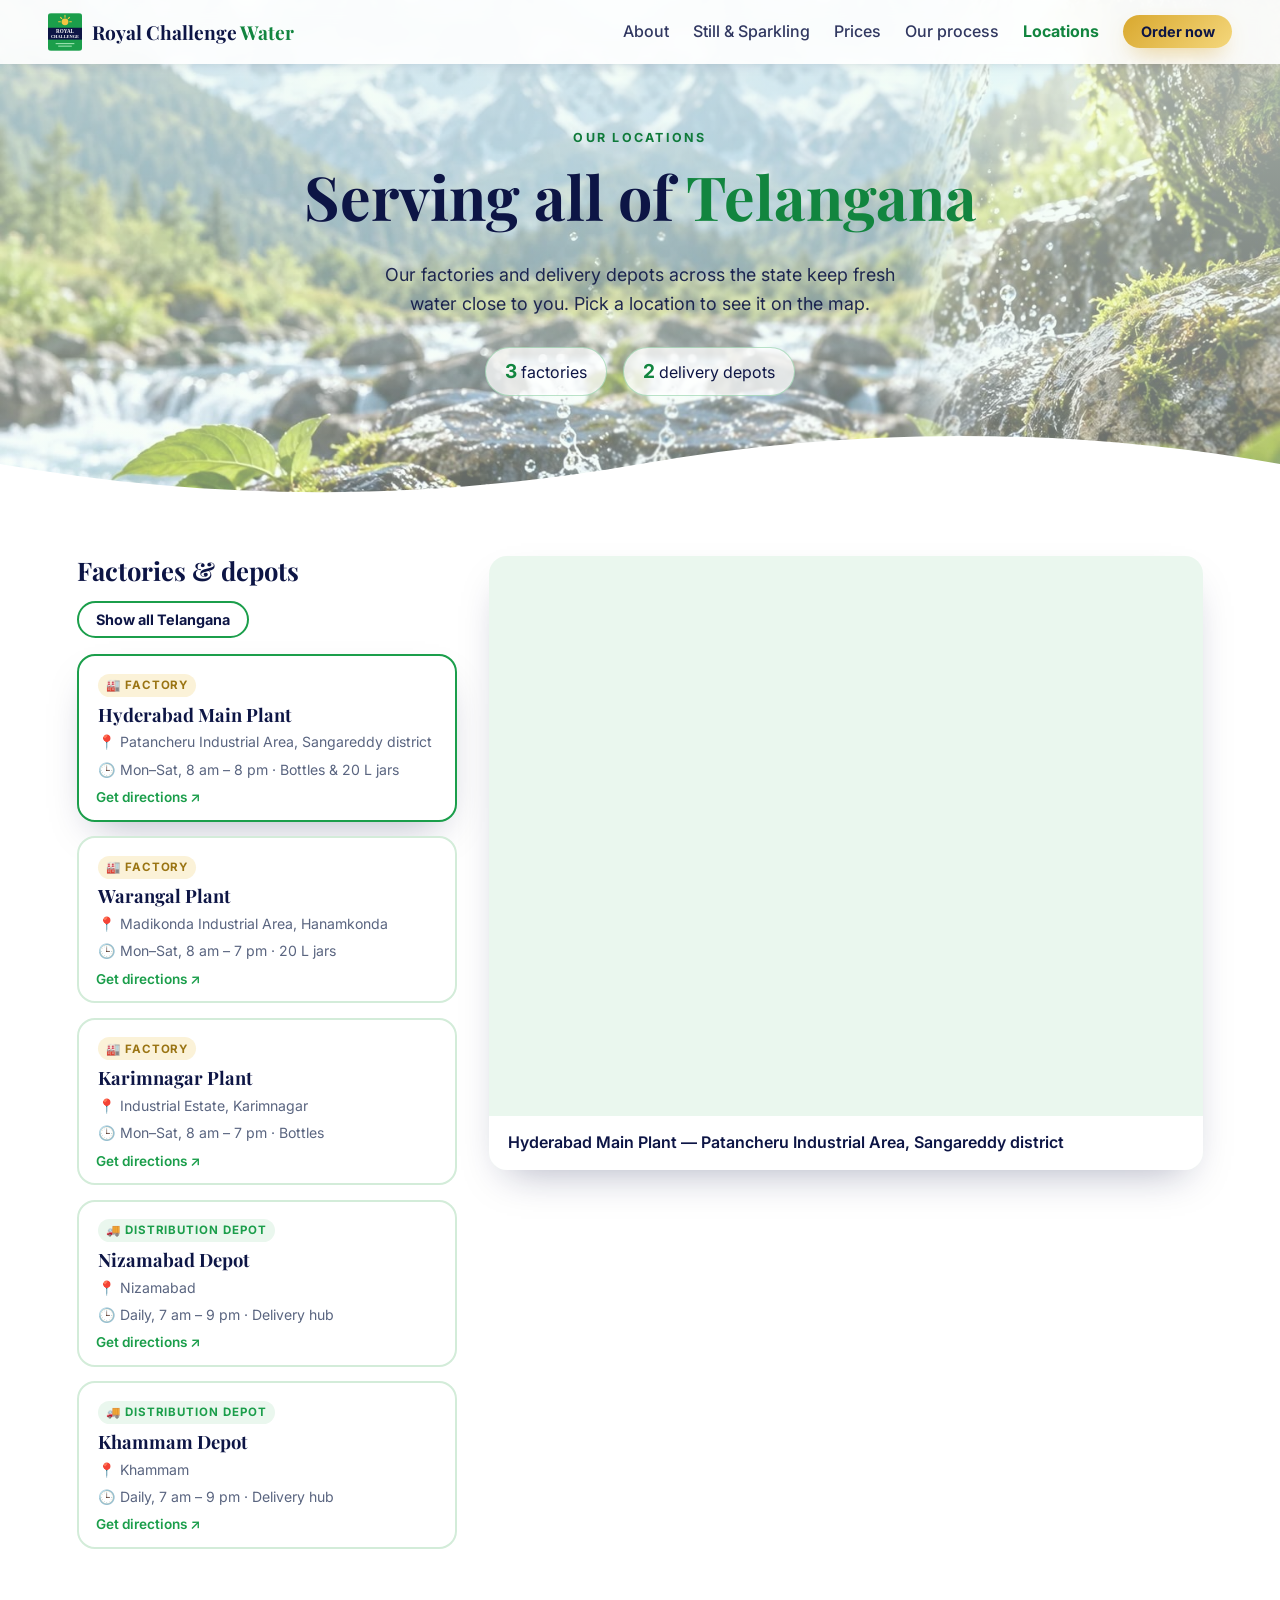
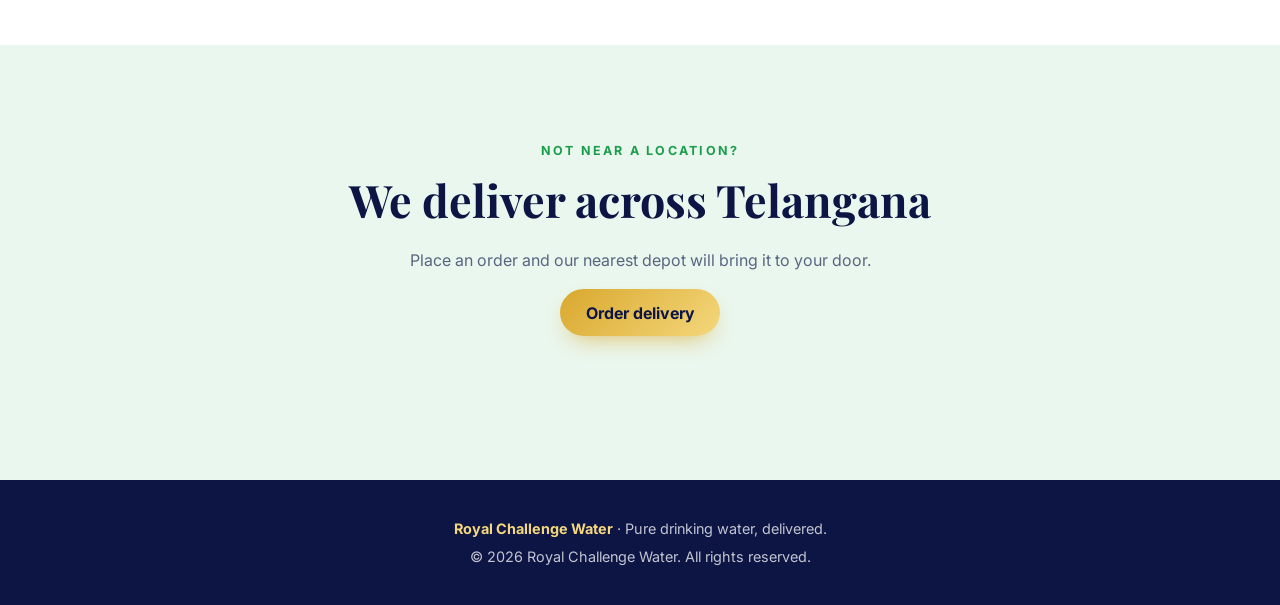
<file: royal-challenge-water/locations.html>
<!doctype html>
<html lang="en">
<head>
  <meta charset="utf-8" />
  <meta name="viewport" content="width=device-width, initial-scale=1" />
  <title>Our Locations — Royal Challenge Water</title>
  <meta name="description" content="Royal Challenge Water factories and delivery depots across Telangana." />
  <link rel="preconnect" href="https://fonts.googleapis.com" />
  <link rel="preconnect" href="https://fonts.gstatic.com" crossorigin />
  <link href="https://fonts.googleapis.com/css2?family=Playfair+Display:wght@600;700;800&family=Inter:wght@400;500;600;700&display=swap" rel="stylesheet" />
  <link rel="stylesheet" href="styles.css" />
  <link rel="icon" href="data:image/svg+xml,<svg xmlns='http://www.w3.org/2000/svg' viewBox='0 0 100 100'><text y='.9em' font-size='90'>💧</text></svg>" />
</head>
<body>
  <header class="nav" id="top">
    <a class="brand" href="index.html" aria-label="Royal Challenge Water home">
      <span class="brand-crown" aria-hidden="true">
        <svg viewBox="0 0 40 44"><rect width="40" height="44" fill="#1b9e4b"/><circle cx="20" cy="10" r="4" fill="#f4c542"/><g stroke="#f4c542" stroke-width="1.3" stroke-linecap="round"><path d="M20 2.5v2M12.5 10h2M25.5 10h2M14.7 4.7l1.4 1.4M25.3 4.7l-1.4 1.4"/></g><rect y="17" width="40" height="14" fill="#0d1545"/><text x="20" y="23.6" text-anchor="middle" font-family="Georgia,serif" font-weight="700" font-size="6" fill="#fff">ROYAL</text><text x="20" y="29.4" text-anchor="middle" font-family="Georgia,serif" font-weight="700" font-size="5.2" fill="#fff">CHALLENGE</text><rect x="9" y="35" width="22" height="1.3" fill="#9be3b0"/><rect x="12" y="38" width="16" height="1.3" fill="#9be3b0"/></svg>
      </span>
      <span class="brand-name">Royal Challenge <em>Water</em></span>
    </a>
    <button class="nav-toggle" id="nav-toggle" type="button" aria-label="Open menu" aria-expanded="false">☰</button>
    <nav class="nav-links" id="nav-links" aria-label="Main">
      <a href="index.html#about">About</a>
      <a href="products.html">Still &amp; Sparkling</a>
      <a href="pricing.html">Prices</a>
      <a href="index.html#process">Our process</a>
      <a href="locations.html" aria-current="page">Locations</a>
      <a class="btn btn-small" href="index.html#order">Order now</a>
    </nav>
  </header>

  <main>
    <section class="page-hero">
      <p class="eyebrow">Our locations</p>
      <h1>Serving all of <span class="gold">Telangana</span></h1>
      <p class="lead">Our factories and delivery depots across the state keep fresh water close to you. Pick a location to see it on the map.</p>
      <div class="page-hero-stats">
        <span><strong id="count-factories">0</strong> factories</span>
        <span><strong id="count-depots">0</strong> delivery depots</span>
      </div>
      <svg class="wave" viewBox="0 0 1440 120" preserveAspectRatio="none" aria-hidden="true"><path d="M0 60c240 50 480 50 720 0s480-50 720 0v60H0z" /></svg>
    </section>

    <section class="section locations">
      <div class="locations-layout">
        <div class="locations-side reveal">
          <div class="locations-head">
            <h2>Factories &amp; depots</h2>
            <button class="btn btn-small btn-outline" id="show-all" type="button">Show all Telangana</button>
          </div>
          <ul class="location-list" id="location-list"></ul>
        </div>
        <figure class="map-wrap reveal">
          <iframe id="map-frame" title="Map of Royal Challenge Water location" loading="lazy" referrerpolicy="no-referrer-when-downgrade" allowfullscreen></iframe>
          <figcaption id="map-caption"></figcaption>
        </figure>
      </div>
    </section>

    <section class="section section-tint">
      <div class="section-head reveal">
        <p class="eyebrow">Not near a location?</p>
        <h2>We deliver across Telangana</h2>
        <p>Place an order and our nearest depot will bring it to your door.</p>
        <a class="btn" href="index.html#order">Order delivery</a>
      </div>
    </section>
  </main>

  <footer class="footer">
    <p><strong>Royal Challenge Water</strong> · Pure drinking water, delivered.</p>
    <p>&copy; <span id="year"></span> Royal Challenge Water. All rights reserved.</p>
  </footer>

  <script src="locations.js"></script>
</body>
</html>
</file>
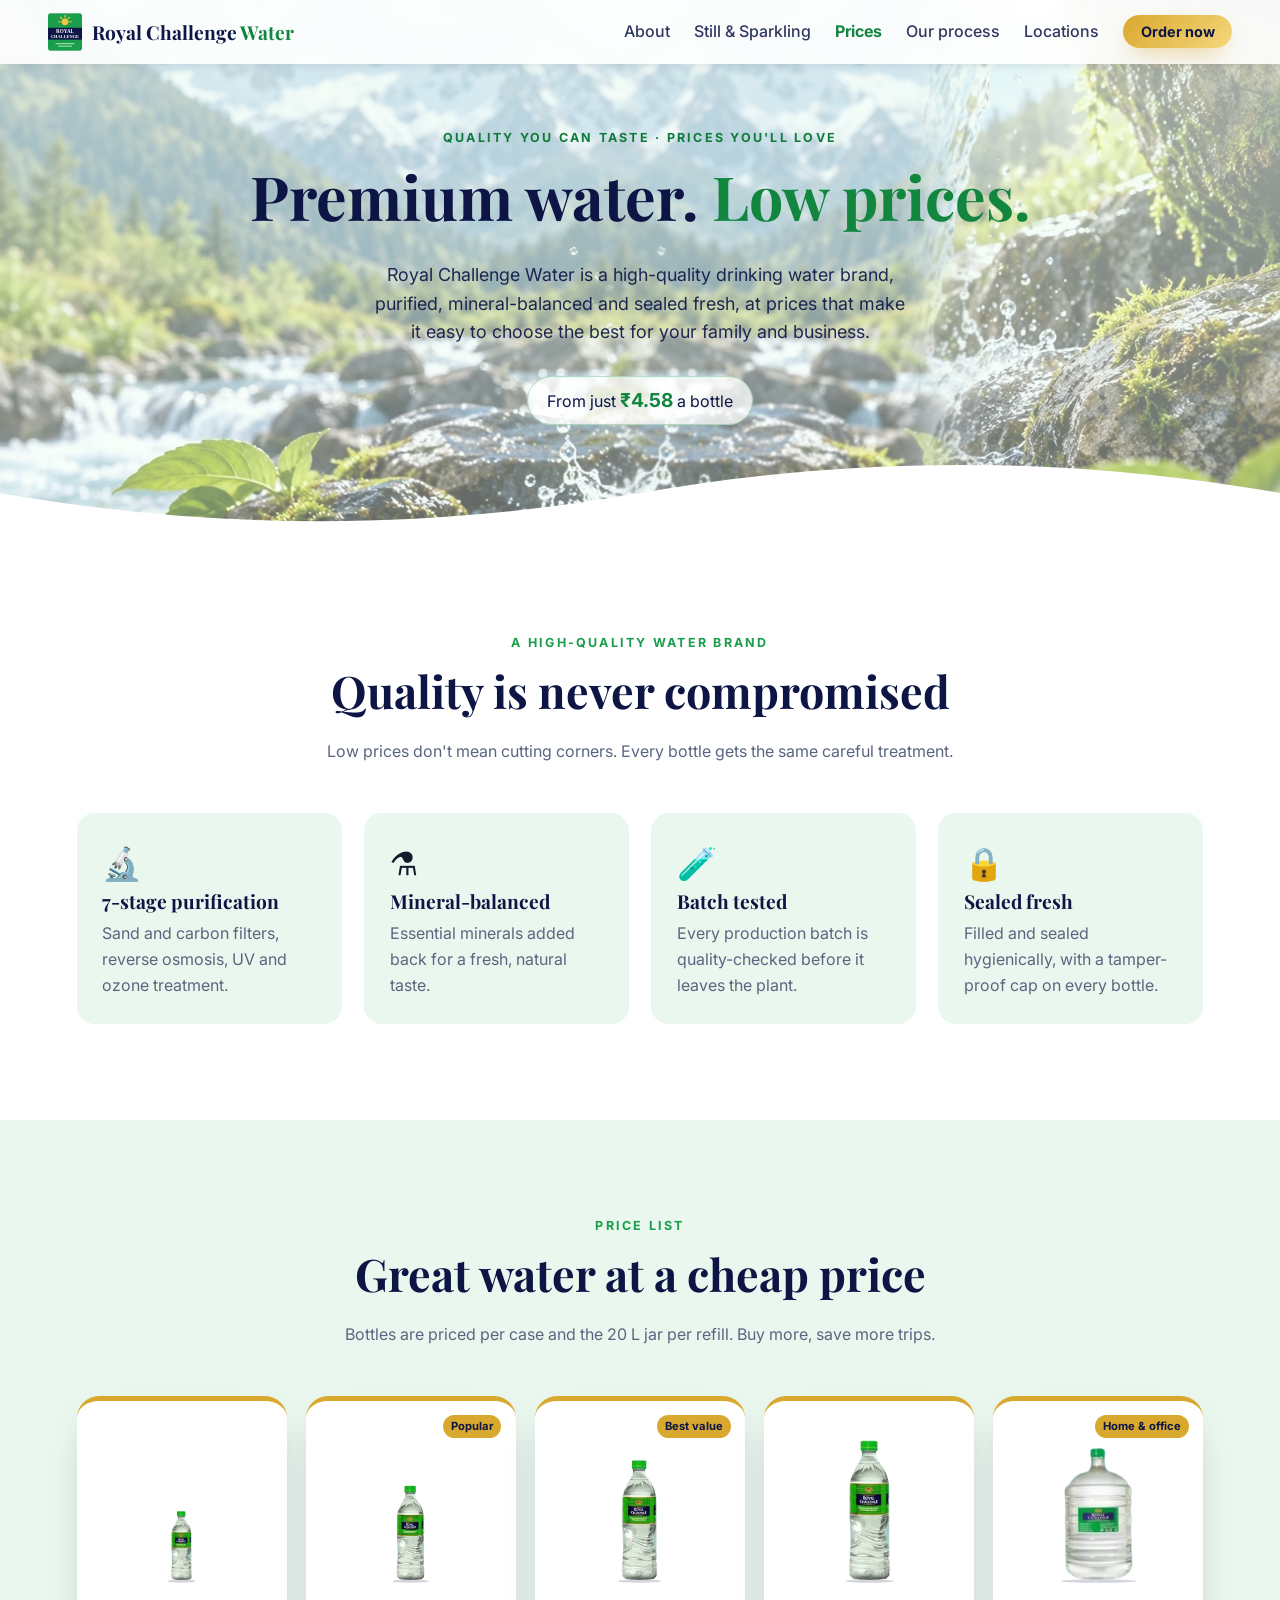
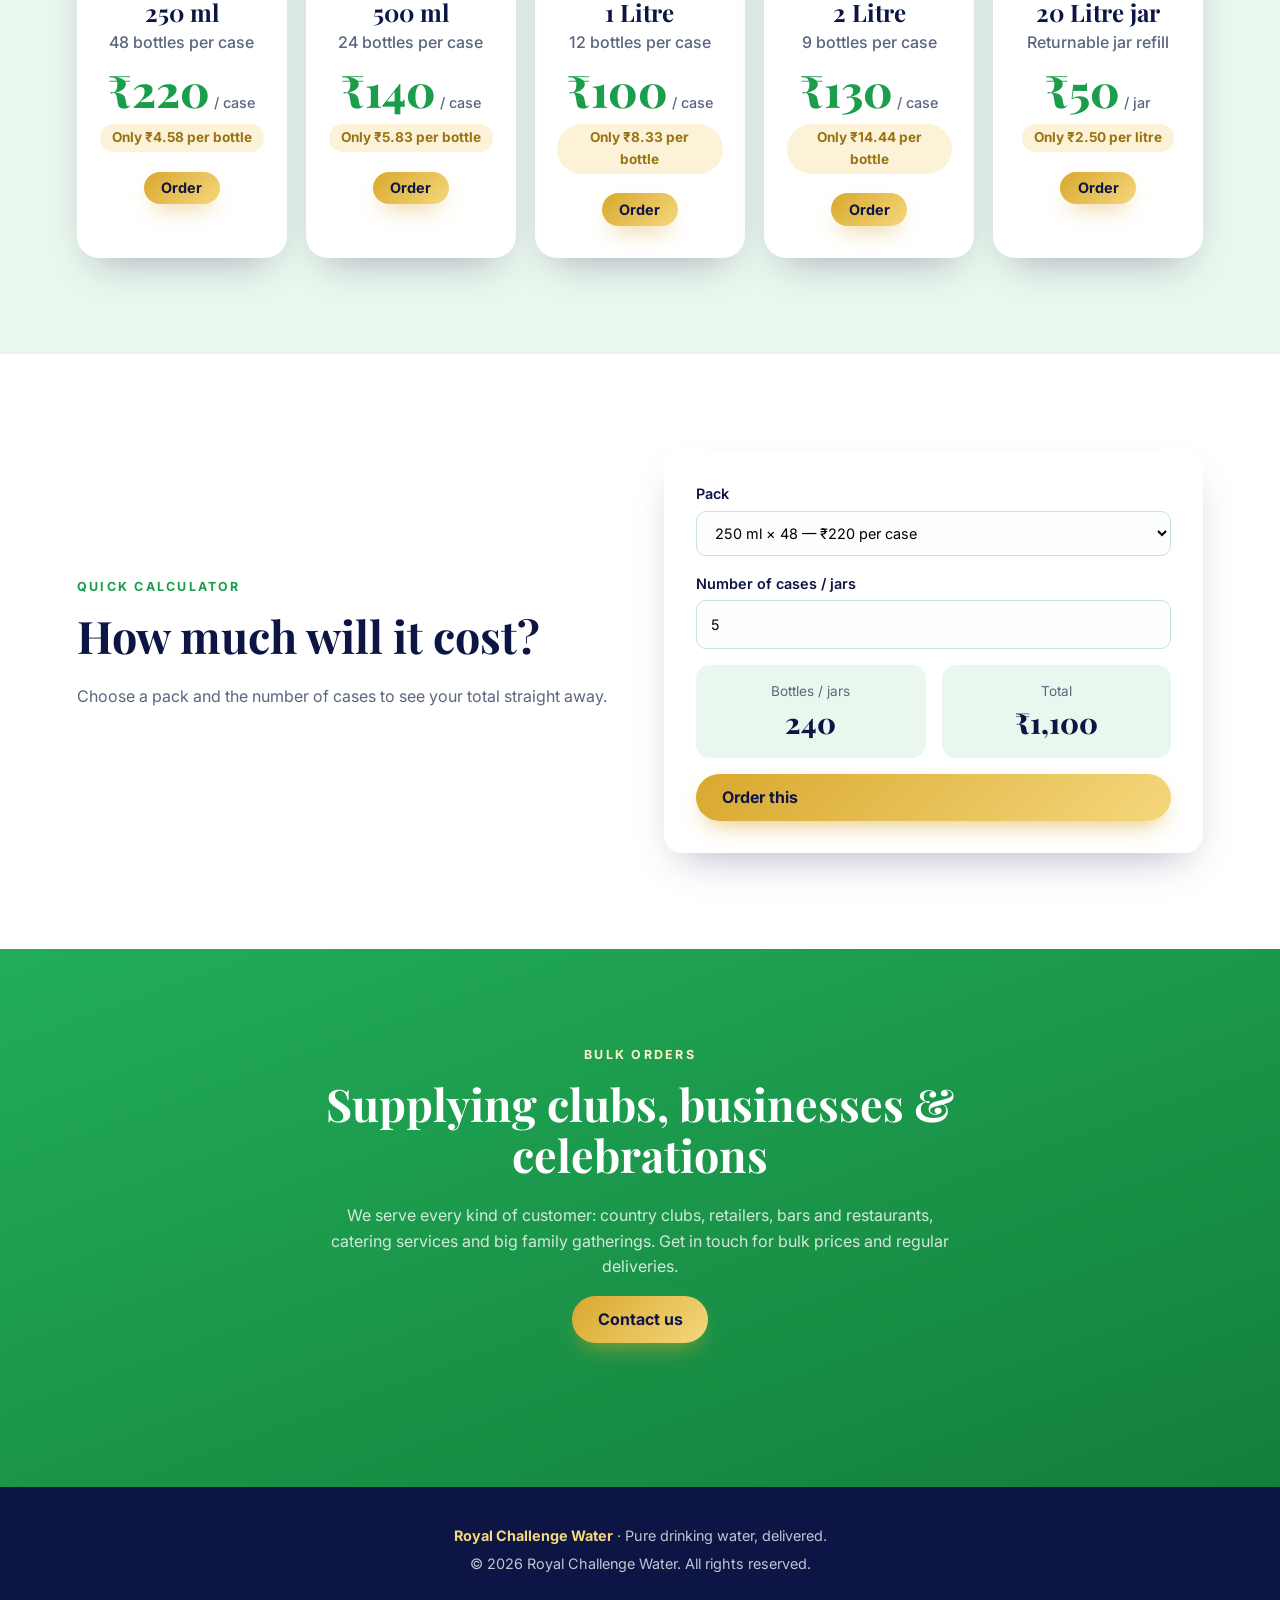
<file: royal-challenge-water/pricing.html>
<!doctype html>
<html lang="en">
<head>
  <meta charset="utf-8" />
  <meta name="viewport" content="width=device-width, initial-scale=1" />
  <title>Quality &amp; Prices — Royal Challenge Water</title>
  <meta name="description" content="Royal Challenge Water is a high-quality drinking water brand at low prices: 250 ml x 48 for ₹220, 500 ml x 24 for ₹140, 1 L x 12 for ₹100, 2 L x 9 for ₹130. Supplying country clubs, retailers, bars, restaurants, caterers and family gatherings." />
  <link rel="preconnect" href="https://fonts.googleapis.com" />
  <link rel="preconnect" href="https://fonts.gstatic.com" crossorigin />
  <link href="https://fonts.googleapis.com/css2?family=Playfair+Display:wght@600;700;800&family=Inter:wght@400;500;600;700&display=swap" rel="stylesheet" />
  <link rel="stylesheet" href="styles.css" />
  <link rel="icon" href="data:image/svg+xml,<svg xmlns='http://www.w3.org/2000/svg' viewBox='0 0 100 100'><text y='.9em' font-size='90'>💧</text></svg>" />
</head>
<body>
  <header class="nav" id="top">
    <a class="brand" href="index.html" aria-label="Royal Challenge Water home">
      <span class="brand-crown" aria-hidden="true">
        <svg viewBox="0 0 40 44"><rect width="40" height="44" fill="#1b9e4b"/><circle cx="20" cy="10" r="4" fill="#f4c542"/><g stroke="#f4c542" stroke-width="1.3" stroke-linecap="round"><path d="M20 2.5v2M12.5 10h2M25.5 10h2M14.7 4.7l1.4 1.4M25.3 4.7l-1.4 1.4"/></g><rect y="17" width="40" height="14" fill="#0d1545"/><text x="20" y="23.6" text-anchor="middle" font-family="Georgia,serif" font-weight="700" font-size="6" fill="#fff">ROYAL</text><text x="20" y="29.4" text-anchor="middle" font-family="Georgia,serif" font-weight="700" font-size="5.2" fill="#fff">CHALLENGE</text><rect x="9" y="35" width="22" height="1.3" fill="#9be3b0"/><rect x="12" y="38" width="16" height="1.3" fill="#9be3b0"/></svg>
      </span>
      <span class="brand-name">Royal Challenge <em>Water</em></span>
    </a>
    <button class="nav-toggle" id="nav-toggle" type="button" aria-label="Open menu" aria-expanded="false">☰</button>
    <nav class="nav-links" id="nav-links" aria-label="Main">
      <a href="index.html#about">About</a>
      <a href="products.html">Still &amp; Sparkling</a>
      <a href="pricing.html" aria-current="page">Prices</a>
      <a href="index.html#process">Our process</a>
      <a href="locations.html">Locations</a>
      <a class="btn btn-small" href="index.html#order">Order now</a>
    </nav>
  </header>

  <main>
    <section class="page-hero">
      <p class="eyebrow">Quality you can taste · Prices you'll love</p>
      <h1>Premium water. <span class="gold">Low prices.</span></h1>
      <p class="lead">Royal Challenge Water is a high-quality drinking water brand, purified, mineral-balanced and sealed fresh, at prices that make it easy to choose the best for your family and business.</p>
      <div class="page-hero-stats">
        <span>From just <strong id="lowest-price">₹0</strong> a bottle</span>
      </div>
      <svg class="wave" viewBox="0 0 1440 120" preserveAspectRatio="none" aria-hidden="true"><path d="M0 60c240 50 480 50 720 0s480-50 720 0v60H0z" /></svg>
    </section>

    <!-- QUALITY -->
    <section class="section">
      <div class="section-head reveal">
        <p class="eyebrow">A high-quality water brand</p>
        <h2>Quality is never compromised</h2>
        <p>Low prices don't mean cutting corners. Every bottle gets the same careful treatment.</p>
      </div>
      <div class="why-grid quality-grid">
        <div class="quality reveal"><span>🔬</span><h3>7-stage purification</h3><p>Sand and carbon filters, reverse osmosis, UV and ozone treatment.</p></div>
        <div class="quality reveal"><span>⚗️</span><h3>Mineral-balanced</h3><p>Essential minerals added back for a fresh, natural taste.</p></div>
        <div class="quality reveal"><span>🧪</span><h3>Batch tested</h3><p>Every production batch is quality-checked before it leaves the plant.</p></div>
        <div class="quality reveal"><span>🔒</span><h3>Sealed fresh</h3><p>Filled and sealed hygienically, with a tamper-proof cap on every bottle.</p></div>
      </div>
    </section>

    <!-- PRICES -->
    <section class="section section-tint" id="prices">
      <div class="section-head reveal">
        <p class="eyebrow">Price list</p>
        <h2>Great water at a cheap price</h2>
        <p>Bottles are priced per case and the 20 L jar per refill. Buy more, save more trips.</p>
      </div>
      <div class="price-grid" id="price-grid"></div>
    </section>

    <!-- CALCULATOR -->
    <section class="section" id="calculator">
      <div class="split">
        <div class="reveal">
          <p class="eyebrow">Quick calculator</p>
          <h2>How much will it cost?</h2>
          <p>Choose a pack and the number of cases to see your total straight away.</p>
        </div>
        <div class="calc reveal">
          <label>Pack<select id="calc-pack"></select></label>
          <label>Number of cases / jars<input id="calc-cases" type="number" min="1" value="5" /></label>
          <div class="calc-result">
            <div><span>Bottles / jars</span><strong id="calc-bottles">0</strong></div>
            <div><span>Total</span><strong id="calc-total">₹0</strong></div>
          </div>
          <a class="btn" id="calc-order" href="index.html#order">Order this</a>
        </div>
      </div>
    </section>

    <section class="section section-dark">
      <div class="section-head reveal">
        <p class="eyebrow">Bulk orders</p>
        <h2>Supplying clubs, businesses &amp; celebrations</h2>
        <p class="on-dark">We serve every kind of customer: country clubs, retailers, bars and restaurants, catering services and big family gatherings. Get in touch for bulk prices and regular deliveries.</p>
        <a class="btn" href="index.html#order">Contact us</a>
      </div>
    </section>
  </main>

  <footer class="footer">
    <p><strong>Royal Challenge Water</strong> · Pure drinking water, delivered.</p>
    <p>&copy; <span id="year"></span> Royal Challenge Water. All rights reserved.</p>
  </footer>

  <script src="bottles.js"></script>
  <script src="pricing.js"></script>
</body>
</html>
</file>
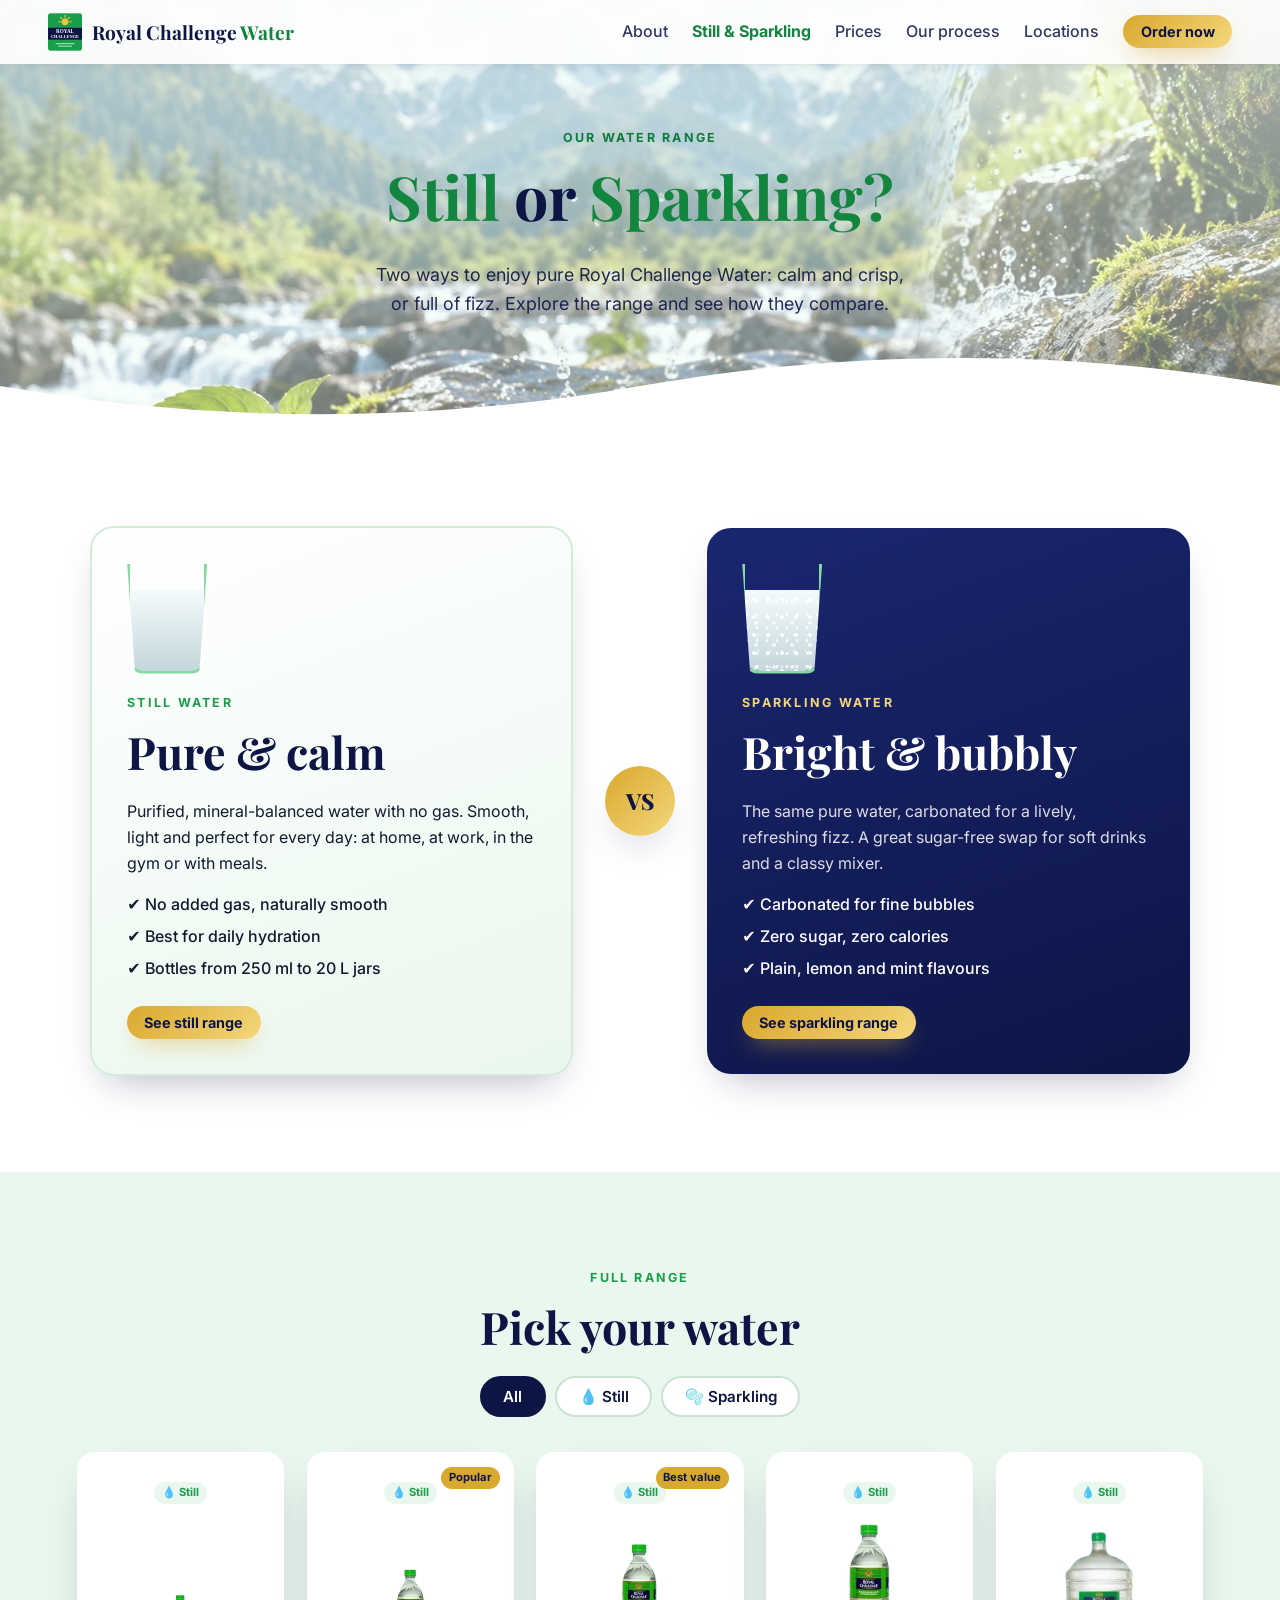
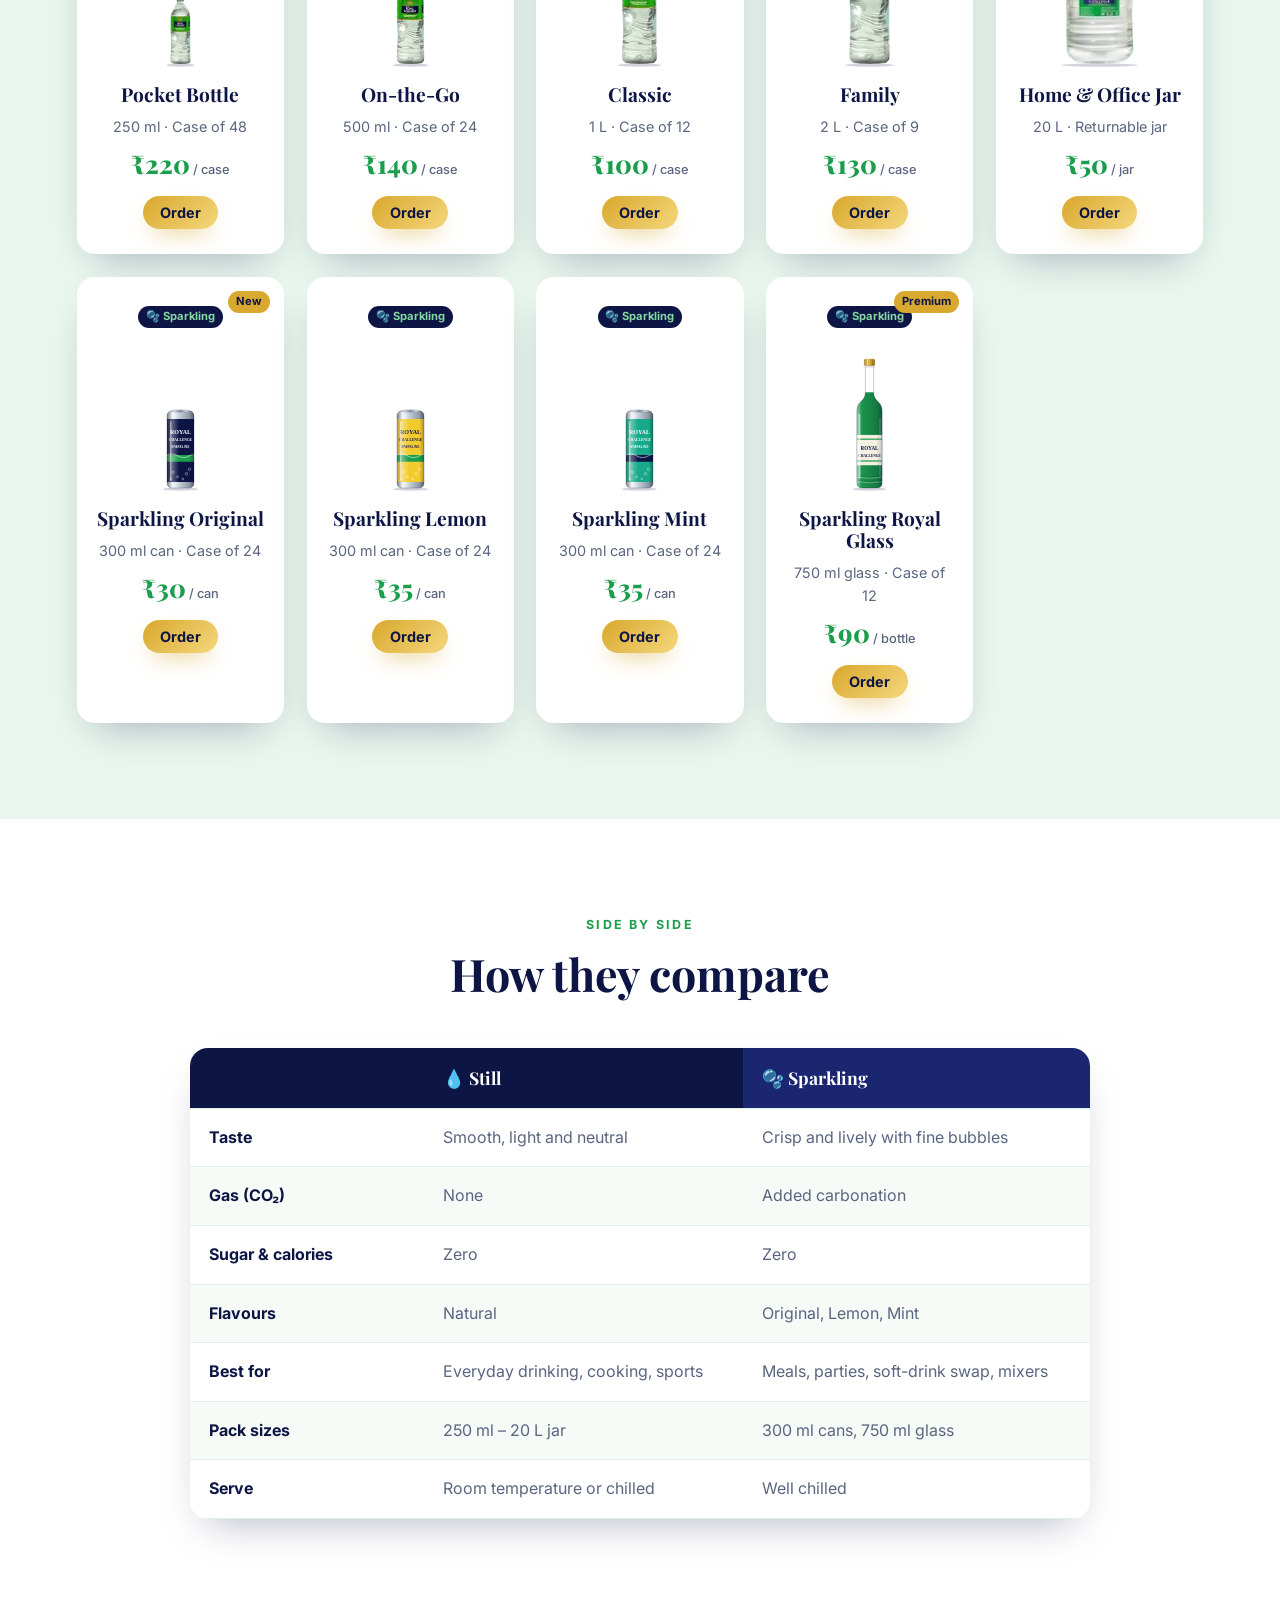
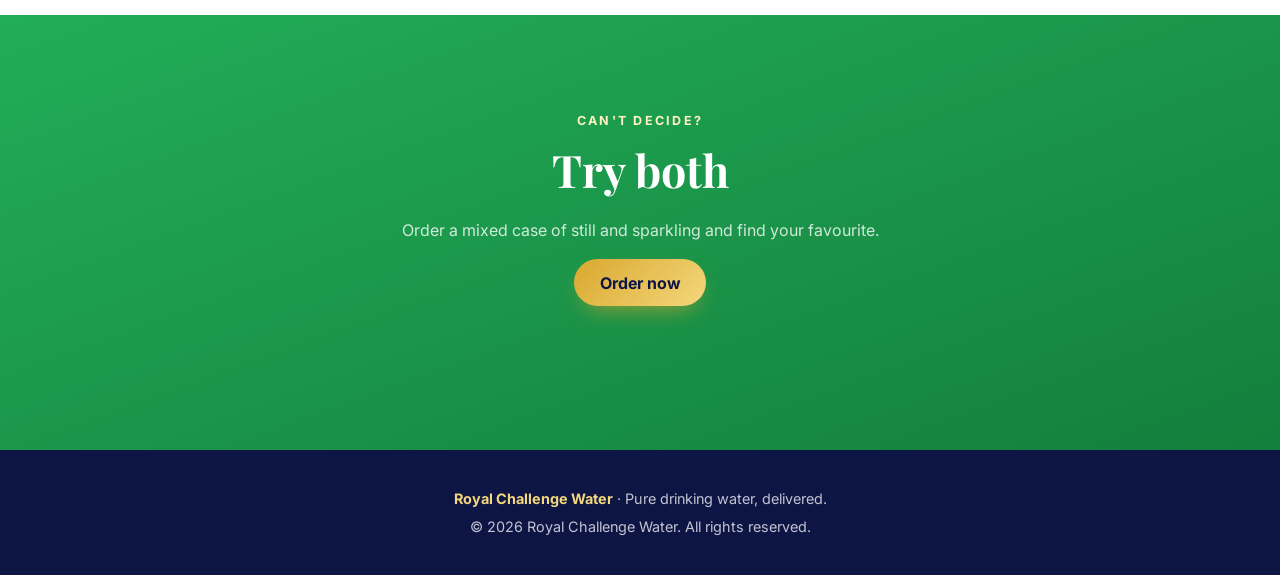
<file: royal-challenge-water/products.html>
<!doctype html>
<html lang="en">
<head>
  <meta charset="utf-8" />
  <meta name="viewport" content="width=device-width, initial-scale=1" />
  <title>Still &amp; Sparkling — Royal Challenge Water</title>
  <meta name="description" content="Royal Challenge Water still and sparkling (carbonated) water products: sizes, flavours and how they compare." />
  <link rel="preconnect" href="https://fonts.googleapis.com" />
  <link rel="preconnect" href="https://fonts.gstatic.com" crossorigin />
  <link href="https://fonts.googleapis.com/css2?family=Playfair+Display:wght@600;700;800&family=Inter:wght@400;500;600;700&display=swap" rel="stylesheet" />
  <link rel="stylesheet" href="styles.css" />
  <link rel="icon" href="data:image/svg+xml,<svg xmlns='http://www.w3.org/2000/svg' viewBox='0 0 100 100'><text y='.9em' font-size='90'>💧</text></svg>" />
</head>
<body>
  <header class="nav" id="top">
    <a class="brand" href="index.html" aria-label="Royal Challenge Water home">
      <span class="brand-crown" aria-hidden="true">
        <svg viewBox="0 0 40 44"><rect width="40" height="44" fill="#1b9e4b"/><circle cx="20" cy="10" r="4" fill="#f4c542"/><g stroke="#f4c542" stroke-width="1.3" stroke-linecap="round"><path d="M20 2.5v2M12.5 10h2M25.5 10h2M14.7 4.7l1.4 1.4M25.3 4.7l-1.4 1.4"/></g><rect y="17" width="40" height="14" fill="#0d1545"/><text x="20" y="23.6" text-anchor="middle" font-family="Georgia,serif" font-weight="700" font-size="6" fill="#fff">ROYAL</text><text x="20" y="29.4" text-anchor="middle" font-family="Georgia,serif" font-weight="700" font-size="5.2" fill="#fff">CHALLENGE</text><rect x="9" y="35" width="22" height="1.3" fill="#9be3b0"/><rect x="12" y="38" width="16" height="1.3" fill="#9be3b0"/></svg>
      </span>
      <span class="brand-name">Royal Challenge <em>Water</em></span>
    </a>
    <button class="nav-toggle" id="nav-toggle" type="button" aria-label="Open menu" aria-expanded="false">☰</button>
    <nav class="nav-links" id="nav-links" aria-label="Main">
      <a href="index.html#about">About</a>
      <a href="products.html" aria-current="page">Still &amp; Sparkling</a>
      <a href="pricing.html">Prices</a>
      <a href="index.html#process">Our process</a>
      <a href="locations.html">Locations</a>
      <a class="btn btn-small" href="index.html#order">Order now</a>
    </nav>
  </header>

  <main>
    <section class="page-hero">
      <p class="eyebrow">Our water range</p>
      <h1><span class="gold">Still</span> or <span class="sparkle-text">Sparkling?</span></h1>
      <p class="lead">Two ways to enjoy pure Royal Challenge Water: calm and crisp, or full of fizz. Explore the range and see how they compare.</p>
      <svg class="wave" viewBox="0 0 1440 120" preserveAspectRatio="none" aria-hidden="true"><path d="M0 60c240 50 480 50 720 0s480-50 720 0v60H0z" /></svg>
    </section>

    <!-- SIDE BY SIDE -->
    <section class="section">
      <div class="versus">
        <article class="vs-card vs-still reveal">
          <div class="vs-glass" aria-hidden="true"><span class="vs-water"></span></div>
          <p class="eyebrow">Still water</p>
          <h2>Pure &amp; calm</h2>
          <p>Purified, mineral-balanced water with no gas. Smooth, light and perfect for every day: at home, at work, in the gym or with meals.</p>
          <ul class="vs-points">
            <li>✔ No added gas, naturally smooth</li>
            <li>✔ Best for daily hydration</li>
            <li>✔ Bottles from 250 ml to 20 L jars</li>
          </ul>
          <a class="btn btn-small" href="#range" data-tab="still">See still range</a>
        </article>
        <div class="vs-badge reveal" aria-hidden="true">VS</div>
        <article class="vs-card vs-sparkling reveal">
          <div class="vs-glass" aria-hidden="true"><span class="vs-water"></span><span class="fizz"></span></div>
          <p class="eyebrow">Sparkling water</p>
          <h2>Bright &amp; bubbly</h2>
          <p>The same pure water, carbonated for a lively, refreshing fizz. A great sugar-free swap for soft drinks and a classy mixer.</p>
          <ul class="vs-points">
            <li>✔ Carbonated for fine bubbles</li>
            <li>✔ Zero sugar, zero calories</li>
            <li>✔ Plain, lemon and mint flavours</li>
          </ul>
          <a class="btn btn-small" href="#range" data-tab="sparkling">See sparkling range</a>
        </article>
      </div>
    </section>

    <!-- RANGE -->
    <section class="section section-tint" id="range">
      <div class="section-head reveal">
        <p class="eyebrow">Full range</p>
        <h2>Pick your water</h2>
      </div>
      <div class="tabs reveal" role="tablist" aria-label="Water type">
        <button class="tab active" type="button" role="tab" data-filter="all" aria-selected="true">All</button>
        <button class="tab" type="button" role="tab" data-filter="still" aria-selected="false">💧 Still</button>
        <button class="tab" type="button" role="tab" data-filter="sparkling" aria-selected="false">🫧 Sparkling</button>
      </div>
      <div class="product-grid" id="range-grid"></div>
    </section>

    <!-- COMPARE -->
    <section class="section" id="compare">
      <div class="section-head reveal">
        <p class="eyebrow">Side by side</p>
        <h2>How they compare</h2>
      </div>
      <div class="table-wrap reveal">
        <table class="compare">
          <thead><tr><th scope="col"></th><th scope="col">💧 Still</th><th scope="col">🫧 Sparkling</th></tr></thead>
          <tbody id="compare-body"></tbody>
        </table>
      </div>
    </section>

    <section class="section section-dark">
      <div class="section-head reveal">
        <p class="eyebrow">Can't decide?</p>
        <h2>Try both</h2>
        <p class="on-dark">Order a mixed case of still and sparkling and find your favourite.</p>
        <a class="btn" href="index.html#order">Order now</a>
      </div>
    </section>
  </main>

  <footer class="footer">
    <p><strong>Royal Challenge Water</strong> · Pure drinking water, delivered.</p>
    <p>&copy; <span id="year"></span> Royal Challenge Water. All rights reserved.</p>
  </footer>

  <script src="bottles.js"></script>
  <script src="products.js"></script>
</body>
</html>
</file>
<file: styles.css>
:root {
  --bg: #07080d;
  --bg-2: #0e1018;
  --card: #141724;
  --line: rgba(255, 255, 255, 0.08);
  --text: #f4f5f8;
  --muted: #9aa0b4;
  --accent: #c6ff3d;
  --accent-2: #ff3d81;
  --accent-3: #3dd6ff;
  --radius: 22px;
  --display: "Bebas Neue", Impact, "Arial Narrow", sans-serif;
  --body: "Inter", system-ui, -apple-system, "Segoe UI", sans-serif;
}

* { box-sizing: border-box; }
html { scroll-behavior: smooth; }
body {
  margin: 0;
  background: var(--bg);
  color: var(--text);
  font-family: var(--body);
  line-height: 1.6;
  overflow-x: hidden;
  -webkit-font-smoothing: antialiased;
}
img { max-width: 100%; display: block; }
a { color: inherit; }
button { font: inherit; color: inherit; }
.accent { color: var(--accent); }

/* ---------- Background ---------- */
.bg-blobs { position: fixed; inset: 0; z-index: -1; overflow: hidden; pointer-events: none; }
.blob { position: absolute; width: 46vmax; height: 46vmax; border-radius: 50%; filter: blur(90px); opacity: 0.22; animation: float 18s ease-in-out infinite alternate; }
.blob-1 { background: var(--accent); top: -15vmax; left: -10vmax; }
.blob-2 { background: var(--accent-2); bottom: -20vmax; right: -12vmax; animation-delay: -6s; }
.blob-3 { background: var(--accent-3); top: 40%; left: 45%; width: 30vmax; height: 30vmax; opacity: 0.12; animation-delay: -12s; }
@keyframes float { to { transform: translate(6vmax, 4vmax) scale(1.15); } }

/* ---------- Nav ---------- */
.nav {
  position: sticky; top: 0; z-index: 40;
  display: flex; align-items: center; justify-content: space-between; gap: 16px;
  padding: 14px clamp(16px, 4vw, 48px);
  background: rgba(7, 8, 13, 0.7);
  backdrop-filter: blur(14px);
  border-bottom: 1px solid var(--line);
}
.brand { display: flex; align-items: center; gap: 10px; text-decoration: none; }
.brand-badge {
  display: grid; place-items: center; width: 40px; height: 40px; border-radius: 12px;
  background: linear-gradient(135deg, var(--accent), var(--accent-3));
  color: #07080d; font-family: var(--display); font-size: 22px; letter-spacing: 1px;
  transform: rotate(-6deg);
}
.brand-name { font-family: var(--display); font-size: 26px; letter-spacing: 1.5px; white-space: nowrap; }
.brand-name em { font-style: normal; color: var(--accent); }
.nav-links { display: flex; gap: 28px; }
.nav-links a { text-decoration: none; color: var(--muted); font-weight: 600; font-size: 15px; transition: color .2s; }
.nav-links a:hover { color: var(--text); }

/* ---------- Buttons ---------- */
.btn {
  display: inline-flex; align-items: center; gap: 8px;
  padding: 14px 26px; border-radius: 999px; border: 0;
  font-weight: 700; text-decoration: none; cursor: pointer; white-space: nowrap;
  transition: transform .2s, box-shadow .2s, background .2s;
}
.btn:hover { transform: translateY(-2px); }
.btn-primary { background: var(--accent); color: #07080d; box-shadow: 0 10px 30px -8px rgba(198, 255, 61, .6); }
.btn-primary:hover { box-shadow: 0 16px 40px -8px rgba(198, 255, 61, .8); }
.btn-ghost { background: rgba(255, 255, 255, .06); border: 1px solid var(--line); }
.btn-ghost:hover { background: rgba(255, 255, 255, .12); }
.btn-small { padding: 10px 18px; font-size: 14px; }

/* ---------- Hero ---------- */
.hero {
  display: grid; grid-template-columns: 1.1fr 0.9fr; align-items: center; gap: 48px;
  max-width: 1240px; margin: 0 auto;
  padding: clamp(40px, 8vw, 100px) clamp(16px, 4vw, 48px) 60px;
}
.eyebrow { margin: 0 0 12px; color: var(--accent); font-weight: 700; text-transform: uppercase; letter-spacing: 2px; font-size: 13px; }
.hero-title { margin: 0; font-family: var(--display); font-weight: 400; font-size: clamp(64px, 11vw, 150px); line-height: .88; letter-spacing: 1px; }
.hero-title span { display: block; }
.hero-title .outline { color: transparent; -webkit-text-stroke: 2px var(--text); }
.hero-title .accent { background: linear-gradient(90deg, var(--accent), var(--accent-3)); -webkit-background-clip: text; background-clip: text; color: transparent; }
.hero-sub { max-width: 520px; color: var(--muted); font-size: 18px; margin: 24px 0 32px; }
.hero-cta { display: flex; flex-wrap: wrap; gap: 12px; }

.spotlight {
  position: relative; aspect-ratio: 4 / 5; width: 100%; max-width: 440px; justify-self: center;
  border: 0; padding: 0; cursor: pointer; border-radius: 32px; overflow: hidden;
  background: var(--card);
  box-shadow: 0 40px 80px -30px rgba(0, 0, 0, .8), 0 0 0 1px var(--line);
  transform: rotate(2deg); transition: transform .4s;
}
.spotlight:hover { transform: rotate(0) scale(1.02); }
.spotlight-ring { position: absolute; inset: -40%; background: conic-gradient(from 0deg, var(--accent), var(--accent-2), var(--accent-3), var(--accent)); animation: spin 8s linear infinite; opacity: .55; }
@keyframes spin { to { transform: rotate(360deg); } }
.spotlight-img { position: absolute; inset: 6px; border-radius: 28px; overflow: hidden; background: var(--bg-2); }
.spotlight-img .photo { transition: opacity .8s, transform 6s ease-out; }
.spotlight-img .photo.fade { opacity: 0; transform: scale(1.08); }
.spotlight-info {
  position: absolute; left: 6px; right: 6px; bottom: 6px; z-index: 2;
  display: flex; flex-direction: column; align-items: flex-start; gap: 2px;
  padding: 60px 24px 22px; text-align: left; border-radius: 0 0 28px 28px;
  background: linear-gradient(to top, rgba(7, 8, 13, .95), transparent);
}
.spotlight-tag { background: var(--accent-2); color: #fff; font-size: 11px; font-weight: 800; letter-spacing: 1.5px; text-transform: uppercase; padding: 4px 10px; border-radius: 999px; }
.spotlight-info strong { font-family: var(--display); font-weight: 400; font-size: 40px; line-height: 1; margin-top: 8px; }
.spotlight-info span:last-child { color: var(--muted); font-size: 14px; }
.spotlight-num { position: absolute; top: 18px; right: 24px; z-index: 2; font-family: var(--display); font-size: 72px; line-height: 1; color: rgba(255, 255, 255, .9); text-shadow: 0 4px 20px rgba(0, 0, 0, .6); }

/* ---------- Ticker ---------- */
.ticker-wrap { overflow: hidden; padding: 20px 0; }
.ticker { overflow: hidden; border-block: 1px solid var(--line); background: var(--accent); color: #07080d; transform: rotate(-1.5deg); margin: 0 -20px; }
.ticker-track { display: flex; width: max-content; animation: ticker 40s linear infinite; }
.ticker-track span { font-family: var(--display); font-size: 28px; letter-spacing: 1px; padding: 12px 28px; white-space: nowrap; }
.ticker-track span::after { content: "✦"; margin-left: 56px; }
@keyframes ticker { to { transform: translateX(-50%); } }

/* ---------- Sections ---------- */
.section { max-width: 1240px; margin: 0 auto; padding: clamp(70px, 10vw, 120px) clamp(16px, 4vw, 48px) 0; }
.section-head { text-align: center; margin-bottom: 36px; }
.section-head h2 { margin: 0; font-family: var(--display); font-weight: 400; font-size: clamp(48px, 7vw, 88px); line-height: .95; letter-spacing: 1px; }
.section-sub { color: var(--muted); margin: 10px 0 0; }

/* ---------- Filters ---------- */
.filters { display: flex; flex-wrap: wrap; justify-content: center; gap: 10px; margin-bottom: 36px; }
.chip { padding: 10px 18px; border-radius: 999px; border: 1px solid var(--line); background: rgba(255, 255, 255, .04); cursor: pointer; font-weight: 600; font-size: 14px; transition: all .2s; }
.chip:hover { border-color: rgba(255, 255, 255, .25); }
.chip.active { background: var(--text); color: var(--bg); border-color: var(--text); }

/* ---------- Player cards ---------- */
.grid { display: grid; grid-template-columns: repeat(auto-fill, minmax(230px, 1fr)); gap: 22px; }
.card {
  position: relative; aspect-ratio: 3 / 4; border-radius: var(--radius); overflow: hidden;
  border: 0; padding: 0; cursor: pointer; text-align: left; background: var(--card);
  box-shadow: 0 0 0 1px var(--line);
  transform: perspective(800px) rotateX(var(--rx, 0)) rotateY(var(--ry, 0));
  transition: transform .15s ease-out, box-shadow .3s;
  animation: pop-in .5s both;
}
.card:hover { box-shadow: 0 0 0 2px var(--c1), 0 24px 50px -16px var(--c1); }
.card:focus-visible { outline: 3px solid var(--accent); outline-offset: 3px; }
@keyframes pop-in { from { opacity: 0; transform: translateY(24px) scale(.96); } }
.card .photo { transition: transform .5s; }
.card:hover .photo { transform: scale(1.07); }
.card-num { position: absolute; top: 10px; right: 16px; z-index: 2; font-family: var(--display); font-size: 54px; line-height: 1; color: rgba(255, 255, 255, .92); text-shadow: 0 3px 14px rgba(0, 0, 0, .6); }
.card-era { position: absolute; top: 16px; left: 16px; z-index: 2; padding: 4px 10px; border-radius: 999px; font-size: 11px; font-weight: 800; letter-spacing: 1px; text-transform: uppercase; background: rgba(7, 8, 13, .7); backdrop-filter: blur(6px); }
.card-info { position: absolute; inset: auto 0 0; z-index: 2; padding: 60px 18px 18px; background: linear-gradient(to top, rgba(7, 8, 13, .96) 30%, transparent); }
.card-info strong { display: block; font-family: var(--display); font-weight: 400; font-size: 30px; line-height: 1; letter-spacing: .5px; }
.card-info span { color: var(--muted); font-size: 13px; font-weight: 500; }

/* Shared photo layer (cards, spotlight, modal, toast) */
.media { position: absolute; inset: 0; background: linear-gradient(145deg, var(--c1, #333), var(--c2, #111)); }
.media::before { /* fallback initials, hidden once a photo loads */
  content: attr(data-initials); position: absolute; inset: 0; display: grid; place-items: center;
  font-family: var(--display); font-size: clamp(60px, 30%, 140px); color: rgba(0, 0, 0, .25);
}
.media::after { content: ""; position: absolute; inset: 0; background: radial-gradient(circle at 30% 20%, rgba(255, 255, 255, .2), transparent 60%); pointer-events: none; }
.photo { position: absolute; inset: 0; width: 100%; height: 100%; object-fit: cover; object-position: center 20%; opacity: 0; transition: opacity .6s; }
.photo.loaded { opacity: 1; }
.media.has-photo::after { background: linear-gradient(to bottom, transparent 50%, rgba(7, 8, 13, .3)); }

/* ---------- Daily tips ---------- */
.tips { display: grid; grid-template-columns: 1fr 1fr; gap: 22px; }
.tip-card {
  position: relative; display: flex; flex-direction: column; align-items: flex-start;
  padding: 32px; border-radius: 28px; overflow: hidden;
  background: linear-gradient(160deg, var(--card), var(--bg-2)); border: 1px solid var(--line);
}
.tip-card::before { content: ""; position: absolute; inset: 0 0 auto; height: 4px; background: var(--tip-color); }
.tip-card::after { content: ""; position: absolute; width: 260px; height: 260px; right: -90px; top: -90px; border-radius: 50%; background: var(--tip-color); opacity: .12; filter: blur(30px); pointer-events: none; }
.tip-diet { --tip-color: var(--accent); }
.tip-skill { --tip-color: var(--accent-3); }
.tip-head { display: flex; justify-content: space-between; align-items: center; gap: 12px; width: 100%; }
.tip-kind { font-weight: 800; font-size: 13px; letter-spacing: 1.5px; text-transform: uppercase; color: var(--tip-color); }
.tip-label { font-size: 12px; font-weight: 700; padding: 4px 10px; border-radius: 999px; background: rgba(255, 255, 255, .06); color: var(--muted); }
.tip-icon { font-size: 56px; line-height: 1; margin: 22px 0 10px; }
.tip-title { margin: 0; font-family: var(--display); font-weight: 400; font-size: clamp(34px, 4vw, 44px); line-height: 1; letter-spacing: .5px; }
.tip-body { flex: 1; width: 100%; color: var(--muted); font-size: 16px; margin: 12px 0 24px; }
.tip-body p { margin: 0; }
.tip-body ol { margin: 12px 0; padding-left: 22px; color: var(--text); }
.tip-body li { margin: 6px 0; }
.tip-body li::marker { color: var(--tip-color); font-weight: 800; }
.tip-level { display: inline-block; font-size: 12px; font-weight: 700; padding: 3px 10px; border-radius: 999px; border: 1px solid var(--tip-color); color: var(--tip-color); }
.tip-why { font-size: 14px; }
.tip-card.flip .tip-icon, .tip-card.flip .tip-title, .tip-card.flip .tip-body { animation: tip-in .5s both; }
.tip-card.flip .tip-title { animation-delay: .05s; }
.tip-card.flip .tip-body { animation-delay: .1s; }
@keyframes tip-in { from { opacity: 0; transform: translateY(12px); } }
.tips-note { text-align: center; color: var(--muted); font-size: 13px; max-width: 640px; margin: 20px auto 0; opacity: .8; }

/* ---------- Stats ---------- */
.stats { display: grid; grid-template-columns: repeat(4, 1fr); gap: 18px; }
.stat { padding: 34px 20px; border-radius: var(--radius); background: var(--card); border: 1px solid var(--line); text-align: center; }
.stat strong { display: block; font-family: var(--display); font-weight: 400; font-size: clamp(56px, 7vw, 88px); line-height: 1; background: linear-gradient(135deg, var(--accent), var(--accent-3)); -webkit-background-clip: text; background-clip: text; color: transparent; }
.stat span { color: var(--muted); font-weight: 600; font-size: 14px; }

/* ---------- Path ---------- */
.path { display: grid; grid-template-columns: repeat(4, 1fr); gap: 18px; }
.path-step { padding: 28px; border-radius: var(--radius); background: linear-gradient(160deg, var(--card), var(--bg-2)); border: 1px solid var(--line); transition: transform .3s, border-color .3s; }
.path-step:hover { transform: translateY(-6px); border-color: var(--accent); }
.path-num { font-family: var(--display); font-size: 48px; color: var(--accent); line-height: 1; }
.path-step h3 { margin: 12px 0 6px; font-size: 20px; }
.path-step p { margin: 0; color: var(--muted); font-size: 15px; }

/* ---------- Footer ---------- */
.footer { margin-top: 120px; padding: 40px clamp(16px, 4vw, 48px); border-top: 1px solid var(--line); text-align: center; color: var(--muted); font-size: 14px; }
.footer p { margin: 6px 0; }
.footer strong { color: var(--text); }
.credit { font-size: 12px; opacity: .8; }

/* ---------- About page ---------- */
.about-hero { max-width: 900px; margin: 0 auto; padding: clamp(60px, 10vw, 120px) clamp(16px, 4vw, 48px) 0; text-align: center; }
.about-hero .hero-title { font-size: clamp(56px, 10vw, 120px); }
.about-hero .hero-sub { margin: 24px auto 0; }
.about-story {
  position: relative; max-width: 820px; margin: 0 auto; padding: clamp(32px, 6vw, 56px);
  border-radius: 28px; background: linear-gradient(160deg, var(--card), var(--bg-2));
  border: 1px solid var(--line); overflow: hidden;
}
.about-story::before { content: ""; position: absolute; inset: 0 0 auto; height: 4px; background: linear-gradient(90deg, var(--accent), var(--accent-3), var(--accent-2)); }
.about-quote { margin: 0; font-family: var(--display); font-weight: 400; font-size: clamp(38px, 6vw, 64px); line-height: 1; letter-spacing: .5px; }
.about-story p { color: var(--muted); font-size: 17px; margin: 20px 0 0; }
.about-story p strong { color: var(--text); }
.about-sign { display: inline-block; margin-top: 24px; font-weight: 700; color: var(--accent); }
.about-grid { display: grid; grid-template-columns: repeat(3, 1fr); gap: 18px; }
.about-grid .path-num { font-size: 40px; }
.about-cta { text-align: center; margin-top: 48px; }
.anim-in { animation: pop-in .8s both; }
.anim-in:nth-child(2) { animation-delay: .1s; }
.anim-in:nth-child(3) { animation-delay: .2s; }
.footer a { color: var(--accent); }
@media (max-width: 900px) { .about-grid { grid-template-columns: 1fr; } }

/* ---------- Quiz ---------- */
.quiz-card {
  position: relative; max-width: 760px; margin: 0 auto; overflow: hidden;
  padding: clamp(24px, 5vw, 48px); border-radius: 28px;
  background: linear-gradient(160deg, var(--card), var(--bg-2)); border: 1px solid var(--line);
}
.quiz-card::before { content: ""; position: absolute; inset: 0 0 auto; height: 4px; background: linear-gradient(90deg, var(--accent), var(--accent-3), var(--accent-2)); }
.quiz-screen { text-align: center; animation: pop-in .5s both; }
.quiz-screen[hidden] { display: none; }
.quiz-big-emoji { font-size: 72px; line-height: 1; margin-bottom: 8px; }
.quiz-heading { margin: 0; font-family: var(--display); font-weight: 400; font-size: clamp(40px, 6vw, 60px); line-height: 1; }
.quiz-lead { color: var(--muted); font-size: 17px; max-width: 520px; margin: 14px auto 28px; }
.quiz-best { color: var(--accent); font-weight: 700; margin: 18px 0 0; min-height: 1.5em; }
.quiz-final { margin: 0; font-family: var(--display); font-size: clamp(72px, 14vw, 120px); line-height: 1; background: linear-gradient(135deg, var(--accent), var(--accent-3)); -webkit-background-clip: text; background-clip: text; color: transparent; }
.quiz-actions { display: flex; flex-wrap: wrap; justify-content: center; gap: 12px; margin-top: 24px; }

.quiz-screen#screen-quiz { text-align: left; }
.quiz-top { display: flex; justify-content: space-between; align-items: center; font-weight: 700; color: var(--muted); font-size: 14px; letter-spacing: 1px; text-transform: uppercase; }
.quiz-score { color: var(--accent); }
.quiz-bar { height: 8px; margin: 12px 0 28px; border-radius: 999px; background: rgba(255, 255, 255, .08); overflow: hidden; }
.quiz-bar span { display: block; height: 100%; width: 0; border-radius: inherit; background: linear-gradient(90deg, var(--accent), var(--accent-3)); transition: width .5s; }
.quiz-question { margin: 0 0 22px; font-size: clamp(20px, 3.4vw, 28px); line-height: 1.3; font-weight: 800; }
.quiz-options { display: grid; grid-template-columns: 1fr 1fr; gap: 12px; }
.quiz-option {
  display: flex; align-items: center; gap: 14px; padding: 16px 18px; text-align: left; cursor: pointer;
  border-radius: 16px; border: 1px solid var(--line); background: rgba(255, 255, 255, .04);
  font-weight: 600; font-size: 16px; transition: transform .15s, border-color .2s, background .2s;
}
.quiz-option:hover:not(:disabled) { transform: translateY(-2px); border-color: var(--accent-3); background: rgba(61, 214, 255, .08); }
.quiz-option:focus-visible { outline: 3px solid var(--accent); outline-offset: 2px; }
.quiz-option:disabled { cursor: default; }
.quiz-key { flex: none; display: grid; place-items: center; width: 32px; height: 32px; border-radius: 10px; background: rgba(255, 255, 255, .08); font-weight: 800; font-size: 14px; }
.quiz-option.correct { border-color: var(--accent); background: rgba(198, 255, 61, .14); }
.quiz-option.correct .quiz-key { background: var(--accent); color: #07080d; }
.quiz-option.wrong { border-color: var(--accent-2); background: rgba(255, 61, 129, .14); animation: shake .4s; }
.quiz-option.wrong .quiz-key { background: var(--accent-2); color: #fff; }
.quiz-option:disabled:not(.correct):not(.wrong) { opacity: .5; }
@keyframes shake { 25% { transform: translateX(-6px); } 75% { transform: translateX(6px); } }
.quiz-feedback { margin-top: 20px; padding: 16px 18px; border-radius: 16px; display: flex; flex-direction: column; gap: 4px; font-size: 15px; color: var(--muted); animation: pop-in .4s both; }
.quiz-feedback[hidden] { display: none; }
.quiz-feedback strong { font-size: 17px; color: var(--text); }
.quiz-feedback.is-right { background: rgba(198, 255, 61, .1); border: 1px solid rgba(198, 255, 61, .4); }
.quiz-feedback.is-wrong { background: rgba(255, 61, 129, .1); border: 1px solid rgba(255, 61, 129, .4); }
.quiz-next { margin-top: 20px; }
.quiz-next[hidden] { display: none; }
.quiz-hint { margin: 22px 0 0; font-size: 12px; color: var(--muted); opacity: .7; }

/* Home page quiz promo */
.quiz-promo {
  display: flex; align-items: center; justify-content: space-between; gap: 32px;
  padding: clamp(28px, 5vw, 52px); border-radius: 32px; overflow: hidden; position: relative;
  background: linear-gradient(120deg, rgba(61, 214, 255, .16), rgba(255, 61, 129, .14)), var(--card);
  border: 1px solid var(--line);
}
.quiz-promo h2 { margin: 0; font-family: var(--display); font-weight: 400; font-size: clamp(40px, 6vw, 72px); line-height: .95; }
.quiz-promo p { color: var(--muted); max-width: 480px; margin: 12px 0 24px; }
.quiz-promo-emoji { font-size: clamp(90px, 16vw, 170px); line-height: 1; animation: float 6s ease-in-out infinite alternate; }

/* ---------- Modal ---------- */
.modal { position: fixed; inset: 0; z-index: 100; display: grid; place-items: center; padding: 16px; visibility: hidden; opacity: 0; transition: opacity .3s, visibility .3s; }
.modal.open { visibility: visible; opacity: 1; }
.modal-backdrop { position: absolute; inset: 0; background: rgba(0, 0, 0, .75); backdrop-filter: blur(8px); }
.modal-card {
  position: relative; display: grid; grid-template-columns: 1fr 1.1fr;
  width: min(940px, 100%); max-height: calc(100vh - 32px); overflow: auto;
  border-radius: 28px; background: var(--bg-2); border: 1px solid var(--line);
  box-shadow: 0 40px 100px -20px rgba(0, 0, 0, .9);
  transform: scale(.9) translateY(30px); transition: transform .4s cubic-bezier(.2, 1.4, .4, 1);
}
.modal.open .modal-card { transform: none; }
.modal-media { position: relative; min-height: 460px; }
.modal-body { padding: 40px 36px; }
.modal-eyebrow { margin: 0; color: var(--accent); font-weight: 700; font-size: 13px; letter-spacing: 1.5px; text-transform: uppercase; }
.modal-body h3 { margin: 6px 0 0; font-family: var(--display); font-weight: 400; font-size: clamp(44px, 6vw, 64px); line-height: .95; }
.modal-nick { margin: 6px 0 20px; color: var(--muted); font-style: italic; }
.modal-honours { list-style: none; padding: 0; margin: 0 0 20px; display: grid; gap: 8px; }
.modal-honours li { display: flex; gap: 10px; align-items: flex-start; padding: 10px 14px; border-radius: 12px; background: rgba(255, 255, 255, .04); font-weight: 600; font-size: 14px; }
.modal-honours li::before { content: "🏆"; }
.modal-bio { color: var(--muted); font-size: 15px; margin: 0 0 22px; min-height: 3em; }
.modal-close, .modal-nav { position: absolute; z-index: 3; display: grid; place-items: center; border: 0; cursor: pointer; border-radius: 50%; background: rgba(7, 8, 13, .7); backdrop-filter: blur(6px); transition: background .2s; }
.modal-close { top: 14px; right: 14px; width: 40px; height: 40px; }
.modal-nav { top: 50%; width: 44px; height: 44px; font-size: 28px; line-height: 1; transform: translateY(-50%); }
.modal-nav.prev { left: 12px; }
.modal-nav.next { right: 12px; }
.modal-close:hover, .modal-nav:hover { background: var(--accent); color: #07080d; }

/* ---------- Toast pop-up ---------- */
.toast {
  position: fixed; left: 20px; bottom: 20px; z-index: 60; width: min(360px, calc(100vw - 40px));
  border-radius: 20px; background: rgba(20, 23, 36, .92); backdrop-filter: blur(12px);
  border: 1px solid var(--line); box-shadow: 0 20px 50px -10px rgba(0, 0, 0, .8);
  transform: translateY(140%) rotate(-3deg); opacity: 0; transition: transform .6s cubic-bezier(.2, 1.4, .4, 1), opacity .4s;
}
.toast.show { transform: none; opacity: 1; }
.toast-main { display: flex; align-items: center; gap: 14px; width: 100%; padding: 14px; border: 0; background: none; cursor: pointer; text-align: left; }
.toast-img { position: relative; flex: none; width: 72px; height: 72px; border-radius: 16px; overflow: hidden; }
.toast-img .media::before { font-size: 30px; }
.toast-text { display: flex; flex-direction: column; font-size: 13px; color: var(--muted); padding-right: 18px; }
.toast-tag { color: var(--accent); font-weight: 800; font-size: 11px; letter-spacing: 1px; text-transform: uppercase; }
.toast-text strong { color: var(--text); font-size: 16px; }
.toast-close { position: absolute; top: 8px; right: 10px; z-index: 2; border: 0; background: none; color: var(--muted); cursor: pointer; font-size: 14px; }

/* ---------- Scroll reveal ---------- */
.reveal { opacity: 0; transform: translateY(30px); transition: opacity .8s, transform .8s; }
.reveal.visible { opacity: 1; transform: none; }
.spotlight.reveal.visible { transform: rotate(2deg); }
.spotlight.reveal.visible:hover { transform: rotate(0) scale(1.02); }

/* ---------- Responsive ---------- */
@media (max-width: 900px) {
  .hero { grid-template-columns: 1fr; text-align: left; }
  .spotlight { max-width: 380px; }
  .stats, .path { grid-template-columns: repeat(2, 1fr); }
  .tips { grid-template-columns: 1fr; }
  .quiz-options { grid-template-columns: 1fr; }
  .modal-card { grid-template-columns: 1fr; }
  .modal-media { min-height: 320px; }
  .modal-nav { top: 160px; }
}
@media (max-width: 640px) {
  .nav-links a:not(.nav-keep) { display: none; }
  #random-btn, .nav-home { display: none; }
  .nav { gap: 10px; }
  .brand-badge { width: 34px; height: 34px; font-size: 19px; }
  .brand-name { font-size: 22px; }
  .grid { grid-template-columns: repeat(2, 1fr); gap: 12px; }
  .card-num { font-size: 40px; }
  .card-info { padding: 40px 12px 12px; }
  .card-info strong { font-size: 22px; }
  .card-info span { font-size: 11px; }
  .stats, .path { grid-template-columns: 1fr; }
  .modal-body { padding: 28px 22px; }
  .tip-card { padding: 24px; }
  .quiz-promo { flex-direction: column-reverse; text-align: center; gap: 8px; }
  .quiz-promo p { margin-inline: auto; }
  .quiz-hint { display: none; }
  .ticker-track span { font-size: 22px; }
}
@media (prefers-reduced-motion: reduce) {
  *, *::before, *::after { animation: none !important; transition: none !important; }
  .reveal { opacity: 1; transform: none; }
}
</file>
<file: royal-challenge-water/styles.css>
:root {
  --navy: #0d1545;
  --navy-2: #1a2670;
  --aqua: #1b9e4b;
  --aqua-light: #86d9a0;
  --sky: #eaf7ee;
  --gold: #d9a82e;
  --gold-light: #f4d77c;
  --water: #c4d7dc;
  --water-light: #f4fafb;
  --ink: #141a2e;
  --muted: #5a6580;
  --white: #ffffff;
  --radius: 18px;
  --shadow: 0 18px 40px -18px rgba(13, 21, 69, 0.35);
}

* { box-sizing: border-box; }
html { scroll-behavior: smooth; }
body {
  margin: 0;
  font-family: "Inter", system-ui, sans-serif;
  color: var(--ink);
  background: var(--white);
  line-height: 1.6;
  overflow-x: hidden;
}
h1, h2, h3 { font-family: "Playfair Display", Georgia, serif; line-height: 1.15; margin: 0 0 0.5em; }
h2 { font-size: clamp(1.9rem, 4vw, 2.8rem); color: var(--navy); }
h3 { font-size: 1.2rem; }
a { color: inherit; }
img { max-width: 100%; }

/* ---------- Buttons ---------- */
.btn {
  display: inline-block;
  padding: 0.85em 1.6em;
  border-radius: 999px;
  border: 0;
  background: linear-gradient(135deg, var(--gold), var(--gold-light));
  color: var(--navy);
  font: 700 1rem "Inter", sans-serif;
  text-decoration: none;
  cursor: pointer;
  box-shadow: 0 10px 24px -10px rgba(217, 168, 46, 0.8);
  transition: transform 0.2s, box-shadow 0.2s;
}
.btn:hover { transform: translateY(-2px); box-shadow: 0 14px 28px -10px rgba(217, 168, 46, 0.9); }
.btn-ghost { background: transparent; color: var(--navy); border: 2px solid var(--navy); box-shadow: none; }
.btn-ghost:hover { background: rgba(13, 21, 69, 0.08); box-shadow: none; }
.btn-small { padding: 0.55em 1.2em; font-size: 0.9rem; }

/* ---------- Nav ---------- */
.nav {
  position: fixed; inset: 0 0 auto 0; z-index: 50;
  display: flex; align-items: center; justify-content: space-between; gap: 1rem;
  padding: 0.8rem clamp(1rem, 4vw, 3rem);
  background: rgba(255, 255, 255, 0.9);
  backdrop-filter: blur(10px);
  color: var(--navy);
  box-shadow: 0 2px 18px -10px rgba(13, 21, 69, 0.4);
}
.brand { display: flex; align-items: center; gap: 0.6rem; text-decoration: none; }
.brand-crown svg { width: 34px; height: 38px; display: block; border-radius: 3px; }
.brand-name { font: 700 1.2rem "Playfair Display", serif; }
.brand-name em { color: #12853f; font-style: normal; }
.nav-links { display: flex; align-items: center; gap: 1.5rem; }
.nav-links a:not(.btn) { text-decoration: none; font-weight: 500; opacity: 0.85; }
.nav-links a:not(.btn):hover { opacity: 1; color: #12853f; }
.nav-toggle { display: none; background: none; border: 0; color: var(--navy); font-size: 1.6rem; cursor: pointer; }

/* ---------- Hero ---------- */
.hero {
  position: relative;
  min-height: 100vh;
  display: grid; grid-template-columns: 1.1fr 0.9fr; align-items: center; gap: 2rem;
  padding: 7rem clamp(1rem, 6vw, 6rem) 8rem;
  background: linear-gradient(90deg, rgba(238, 252, 243, 0.92) 0%, rgba(238, 252, 243, 0.62) 36%, rgba(238, 252, 243, 0) 66%), url("scene.jpg") center / cover no-repeat, #7fb8d6;
  color: var(--navy);
  overflow: hidden;
}
.hero h1 { font-size: clamp(2.6rem, 6vw, 4.6rem); }
.gold { color: var(--gold-light); }
.eyebrow { text-transform: uppercase; letter-spacing: 0.18em; font-size: 0.78rem; font-weight: 700; color: var(--aqua); margin: 0 0 0.8rem; }
.hero .eyebrow, .page-hero .eyebrow { color: #0f7a3a; }
.hero .gold, .page-hero .gold { color: #12853f; }
.lead { font-size: 1.12rem; max-width: 34rem; opacity: 0.9; }
.hero-actions { display: flex; gap: 1rem; flex-wrap: wrap; margin-top: 2rem; }
.hero-copy, .hero-art { position: relative; z-index: 2; }
.wave { position: absolute; bottom: -1px; left: 0; width: 100%; height: 90px; fill: var(--white); z-index: 2; }

.bubbles { position: absolute; inset: 0; z-index: 1; pointer-events: none; }
.bubbles span {
  position: absolute; bottom: -40px; border-radius: 50%;
  background: radial-gradient(circle at 30% 30%, rgba(255,255,255,0.95), rgba(255,255,255,0.15)); border: 1px solid rgba(255,255,255,0.8);
  animation: rise linear infinite;
}
@keyframes rise {
  to { transform: translate(30px, -110vh); opacity: 0; }
}

/* Big bottle */
.hero-art { display: flex; justify-content: center; }
@keyframes float { 50% { transform: translateY(-8px); } }

/* ---------- Stats ---------- */
.stats {
  display: grid; grid-template-columns: repeat(4, 1fr); gap: 1rem;
  max-width: 1100px; margin: -3rem auto 0; padding: 0 1rem; position: relative; z-index: 3;
}
.stat { background: var(--white); border-radius: var(--radius); padding: 1.4rem; text-align: center; box-shadow: var(--shadow); }
.stat-num { display: block; font: 800 2.4rem "Playfair Display", serif; color: var(--aqua); }
.stat-label { color: var(--muted); font-size: 0.9rem; }

/* ---------- Sections ---------- */
.section { padding: 6rem clamp(1rem, 6vw, 6rem); }
.section-tint { background: var(--sky); }
.section-dark { background: linear-gradient(160deg, #22ad58, #137f3c); color: var(--white); }
.section-dark h2 { color: var(--white); }
.section-dark .eyebrow { color: #fff3c4; }
.section-head { text-align: center; max-width: 640px; margin: 0 auto 3rem; }
.section-head p:not(.eyebrow) { color: var(--muted); }
.split { display: grid; grid-template-columns: 1fr 1fr; gap: 3rem; align-items: center; max-width: 1150px; margin: 0 auto; }
.split > div > p:not(.eyebrow) { color: var(--muted); }

.values { list-style: none; margin: 0; padding: 0; display: grid; gap: 1rem; }
.values li { display: flex; gap: 1rem; align-items: flex-start; background: var(--sky); padding: 1.2rem; border-radius: var(--radius); }
.values li > span { font-size: 1.8rem; }
.values p { margin: 0.2rem 0 0; color: var(--muted); }

/* ---------- Products ---------- */
.product-grid { display: grid; grid-template-columns: repeat(auto-fit, minmax(190px, 1fr)); gap: 1.4rem; max-width: 1150px; margin: 0 auto; }
.product {
  position: relative; background: var(--white); border-radius: var(--radius); padding: 1.6rem 1.2rem;
  text-align: center; box-shadow: var(--shadow); transition: transform 0.25s;
}
.product:hover { transform: translateY(-6px); }
.product h3 { color: var(--navy); margin-top: 1rem; }
.product-tag { position: absolute; top: 0.9rem; right: 0.9rem; background: var(--gold); color: var(--navy); font-size: 0.7rem; font-weight: 700; padding: 0.2em 0.7em; border-radius: 999px; }
.product-size { color: var(--muted); font-size: 0.9rem; margin: 0; }
.product-price { font: 800 1.6rem "Playfair Display", serif; color: var(--aqua); margin: 0.5rem 0 1rem; }
.product-price small { font: 500 0.8rem "Inter", sans-serif; color: var(--muted); }


/* ---------- Process ---------- */
.process { list-style: none; margin: 0 auto; padding: 0; max-width: 1150px; display: grid; grid-template-columns: repeat(auto-fit, minmax(230px, 1fr)); gap: 1.2rem; }
.step { background: var(--white); border: 1px solid #d3ecd9; border-radius: var(--radius); padding: 1.4rem; }
.step-num { display: inline-grid; place-items: center; width: 40px; height: 40px; border-radius: 50%; background: linear-gradient(135deg, var(--aqua), var(--navy-2)); color: var(--white); font-weight: 700; margin-bottom: 0.8rem; }
.step h3 { color: var(--navy); }
.step p { margin: 0; color: var(--muted); font-size: 0.95rem; }

/* ---------- Why ---------- */
.why-grid { display: grid; grid-template-columns: repeat(auto-fit, minmax(220px, 1fr)); gap: 1.4rem; max-width: 1150px; margin: 0 auto; }
.why { background: rgba(255,255,255,0.14); border: 1px solid rgba(255,255,255,0.28); border-radius: var(--radius); padding: 1.6rem; }
.why > span { font-size: 2rem; }
.why p { opacity: 0.8; margin: 0; }

/* ---------- FAQ ---------- */
.faq { max-width: 760px; margin: 0 auto; display: grid; gap: 0.8rem; }
.faq details { background: var(--sky); border-radius: 14px; padding: 1rem 1.3rem; }
.faq summary { cursor: pointer; font-weight: 600; color: var(--navy); }
.faq details p { margin: 0.7rem 0 0; color: var(--muted); }

/* ---------- Order ---------- */
.contact { list-style: none; padding: 0; margin: 1.5rem 0 0; display: grid; gap: 0.7rem; }
.contact li { display: flex; gap: 0.7rem; align-items: center; font-weight: 500; }
.contact a { text-decoration: none; color: var(--navy); }
.order-form { background: var(--white); padding: 2rem; border-radius: var(--radius); box-shadow: var(--shadow); display: grid; gap: 1rem; }
.order-form label { display: grid; gap: 0.35rem; font-weight: 600; font-size: 0.9rem; color: var(--navy); }
.order-form input, .order-form select, .order-form textarea {
  font: inherit; font-weight: 400; padding: 0.75rem 0.9rem; border: 1.5px solid #c9e3d2; border-radius: 10px; background: #fbfefc; width: 100%;
}
.order-form input:focus, .order-form select:focus, .order-form textarea:focus { outline: none; border-color: var(--aqua); box-shadow: 0 0 0 3px rgba(27,158,75,0.2); }
.form-row { display: grid; grid-template-columns: 2fr 1fr; gap: 1rem; }
.order-total { margin: 0; font-weight: 700; color: var(--aqua); }
.form-msg { margin: 0; font-size: 0.9rem; min-height: 1.2em; }
.form-msg.ok { color: #1a8a4a; }
.form-msg.error { color: #c0392b; }

/* ---------- Footer ---------- */
.footer { background: var(--navy); color: rgba(255,255,255,0.75); text-align: center; padding: 2rem 1rem; font-size: 0.9rem; }
.footer p { margin: 0.3rem 0; }
.footer strong { color: var(--gold-light); }

/* ---------- Reveal ---------- */
.reveal { opacity: 0; transform: translateY(28px); transition: opacity 0.7s ease, transform 0.7s ease; }
.reveal.visible { opacity: 1; transform: none; }

/* ---------- Responsive ---------- */
@media (max-width: 900px) {
  .hero { grid-template-columns: 1fr; text-align: center; padding-top: 6.5rem; }
  .hero .lead { margin-inline: auto; }
  .hero-actions { justify-content: center; }
  .bottle-body { width: 150px; height: 260px; }
  .stats { grid-template-columns: repeat(2, 1fr); }
  .split { grid-template-columns: 1fr; }
}
@media (max-width: 980px) {
  .nav-toggle { display: block; }
  .nav-links {
    position: fixed; top: 60px; left: 0; right: 0;
    flex-direction: column; gap: 1rem; padding: 1.5rem;
    background: var(--white); box-shadow: 0 18px 24px -14px rgba(13, 21, 69, 0.35);
    transform: translateY(-130%); transition: transform 0.3s;
  }
  .menu-open .nav-links { transform: none; }
}
@media (max-width: 760px) {
  .section { padding: 4rem 1rem; }
  .form-row { grid-template-columns: 1fr; }
}
@media (prefers-reduced-motion: reduce) {
  *, *::before, *::after { animation: none !important; transition: none !important; }
  .reveal { opacity: 1; transform: none; }
}

/* ---------- Locations page ---------- */
.page-hero {
  position: relative; overflow: hidden;
  padding: 8rem clamp(1rem, 6vw, 6rem) 7rem; text-align: center;
  background: linear-gradient(rgba(238, 252, 243, 0.72), rgba(238, 252, 243, 0.4)), url("scene.jpg") center / cover no-repeat, #7fb8d6;
  color: var(--navy);
}
.page-hero h1 { font-size: clamp(2.2rem, 5vw, 3.8rem); }
.page-hero .lead { margin: 0 auto; }
.page-hero-stats { display: flex; justify-content: center; gap: 1rem; flex-wrap: wrap; margin-top: 1.8rem; }
.page-hero-stats span { background: rgba(255,255,255,0.75); border: 1px solid rgba(27,158,75,0.3); border-radius: 999px; padding: 0.5em 1.2em; }
.page-hero-stats strong { color: #12853f; font-size: 1.2rem; }
.nav-links a[aria-current="page"] { opacity: 1; color: #12853f; font-weight: 700; }

.locations { padding-top: 3rem; }
.locations-layout { display: grid; grid-template-columns: 380px 1fr; gap: 2rem; max-width: 1200px; margin: 0 auto; align-items: start; }
.locations-head { display: flex; align-items: center; justify-content: space-between; gap: 1rem; flex-wrap: wrap; margin-bottom: 1rem; }
.locations-head h2 { font-size: 1.6rem; margin: 0; }
.btn-outline { background: transparent; color: var(--navy); border: 2px solid var(--aqua); box-shadow: none; }
.btn-outline:hover { background: var(--sky); box-shadow: none; }

.location-list { list-style: none; margin: 0; padding: 0; display: grid; gap: 0.9rem; }
.location-list li { position: relative; }
.location-card {
  width: 100%; text-align: left; font: inherit; color: inherit; cursor: pointer;
  display: grid; gap: 0.3rem;
  padding: 1.1rem 1.2rem 2.4rem; border-radius: var(--radius);
  background: var(--white); border: 2px solid #d3ecd9;
  transition: border-color 0.2s, box-shadow 0.2s, transform 0.2s;
}
.location-card:hover { transform: translateY(-2px); border-color: var(--aqua-light); }
.location-card.active { border-color: var(--aqua); box-shadow: var(--shadow); }
.location-card strong { font: 700 1.15rem "Playfair Display", serif; color: var(--navy); }
.location-type { justify-self: start; font-size: 0.72rem; font-weight: 700; text-transform: uppercase; letter-spacing: 0.08em; padding: 0.2em 0.7em; border-radius: 999px; background: var(--sky); color: var(--aqua); }
.location-type.factory { background: #fbf2d8; color: #9a7413; }
.location-area, .location-meta { font-size: 0.88rem; color: var(--muted); }
.location-dir { position: absolute; left: 1.2rem; bottom: 0.8rem; font-size: 0.85rem; font-weight: 600; color: var(--aqua); text-decoration: none; }
.location-dir:hover { text-decoration: underline; }

.map-wrap { position: sticky; top: 90px; margin: 0; border-radius: var(--radius); overflow: hidden; box-shadow: var(--shadow); background: var(--sky); }
.map-wrap iframe { display: block; width: 100%; height: 560px; border: 0; }
.map-wrap figcaption { padding: 0.9rem 1.2rem; font-weight: 600; color: var(--navy); background: var(--white); }

@media (max-width: 900px) {
  .locations-layout { grid-template-columns: 1fr; }
  .map-wrap { position: static; order: -1; }
  .map-wrap iframe { height: 380px; }
}

/* ---------- Still vs Sparkling page ---------- */
.sparkle-text { color: #12853f; }
.on-dark { color: rgba(255,255,255,0.8) !important; }
.versus { display: grid; grid-template-columns: 1fr auto 1fr; gap: 2rem; align-items: center; max-width: 1100px; margin: 0 auto; }
.vs-card { border-radius: 24px; padding: 2.2rem; box-shadow: var(--shadow); }
.vs-still { background: linear-gradient(160deg, #ffffff, var(--sky)); border: 2px solid #d3ecd9; }
.vs-sparkling { background: linear-gradient(160deg, var(--navy-2), var(--navy)); color: var(--white); }
.vs-sparkling h2 { color: var(--white); }
.vs-sparkling .eyebrow { color: var(--gold-light); }
.vs-sparkling > p:not(.eyebrow) { opacity: 0.85; }
.vs-points { list-style: none; padding: 0; margin: 1rem 0 1.5rem; display: grid; gap: 0.4rem; font-weight: 500; }
.vs-badge { width: 70px; height: 70px; border-radius: 50%; display: grid; place-items: center; background: linear-gradient(135deg, var(--gold), var(--gold-light)); color: var(--navy); font: 800 1.4rem "Playfair Display", serif; box-shadow: var(--shadow); }

.vs-glass { position: relative; width: 80px; height: 110px; margin-bottom: 1.2rem; border: 3px solid var(--aqua-light); border-top: 0; border-radius: 0 0 18px 18px; overflow: hidden; clip-path: polygon(0 0, 100% 0, 90% 100%, 10% 100%); }
.vs-water { position: absolute; inset: 25% 0 0; background: linear-gradient(var(--water-light), var(--water)); }
.fizz { position: absolute; inset: 25% 0 0; }
.fizz::before, .fizz::after {
  content: ""; position: absolute; inset: 0;
  background-image:
    radial-gradient(circle, rgba(255,255,255,0.95) 1.6px, transparent 2px),
    radial-gradient(circle, rgba(255,255,255,0.8) 1.2px, transparent 1.6px);
  background-size: 14px 18px, 10px 13px;
  background-position: 2px 0, 7px 5px;
  animation: fizz 2.2s linear infinite;
}
.fizz::after { animation-duration: 3.1s; opacity: 0.7; background-size: 18px 22px, 12px 16px; }
@keyframes fizz { to { background-position: 2px -72px, 7px -60px; } }

.tabs { display: flex; justify-content: center; gap: 0.6rem; flex-wrap: wrap; margin: -1.5rem 0 2.2rem; }
.tab { font: 600 0.95rem "Inter", sans-serif; padding: 0.6em 1.4em; border-radius: 999px; border: 2px solid #c9e3d2; background: var(--white); color: var(--navy); cursor: pointer; transition: all 0.2s; }
.tab:hover { border-color: var(--aqua); }
.tab.active { background: var(--navy); border-color: var(--navy); color: var(--white); }
.product[hidden] { display: none; }

.type-pill { display: inline-block; font-size: 0.7rem; font-weight: 700; padding: 0.2em 0.7em; border-radius: 999px; margin-bottom: 0.8rem; }
.type-pill.still { background: var(--sky); color: var(--aqua); }
.type-pill.sparkling { background: var(--navy); color: var(--aqua-light); }

.table-wrap { max-width: 900px; margin: 0 auto; overflow-x: auto; border-radius: var(--radius); box-shadow: var(--shadow); }
.compare { width: 100%; border-collapse: collapse; background: var(--white); min-width: 520px; }
.compare th, .compare td { padding: 1rem 1.2rem; text-align: left; border-bottom: 1px solid #e0f0e5; }
.compare thead th { background: var(--navy); color: var(--white); font-family: "Playfair Display", serif; font-size: 1.1rem; }
.compare thead th:last-child { background: var(--navy-2); }
.compare tbody th { color: var(--navy); width: 26%; }
.compare tbody td { color: var(--muted); }
.compare tbody tr:nth-child(even) { background: #f6fbf7; }

@media (max-width: 900px) {
  .versus { grid-template-columns: 1fr; }
  .vs-badge { justify-self: center; }
}

/* ---------- Quality & prices page ---------- */
.quality { background: var(--sky); border-radius: var(--radius); padding: 1.6rem; }
.quality > span { font-size: 2rem; }
.quality h3 { color: var(--navy); }
.quality p { margin: 0; color: var(--muted); }

.price-grid { display: grid; grid-template-columns: repeat(auto-fit, minmax(190px, 1fr)); gap: 1.2rem; max-width: 1200px; margin: 0 auto; }
.price-card { position: relative; background: var(--white); border-radius: 22px; padding: 2rem 1.4rem; text-align: center; box-shadow: var(--shadow); border-top: 5px solid var(--gold); transition: transform 0.25s; }
.price-card:hover { transform: translateY(-6px); }
.price-card h3 { color: var(--navy); font-size: 1.5rem; margin: 1rem 0 0.2rem; }
.price-pack { margin: 0; color: var(--muted); font-weight: 500; }
.price-big { font: 800 2.8rem "Playfair Display", serif; color: var(--aqua); margin: 0.6rem 0 0; line-height: 1.1; }
.price-big small { font: 500 0.9rem "Inter", sans-serif; color: var(--muted); }
.price-each { display: inline-block; margin: 0.6rem 0 1.2rem; padding: 0.25em 0.9em; border-radius: 999px; background: #fbf2d8; color: #9a7413; font-weight: 700; font-size: 0.85rem; }

.calc { background: var(--white); padding: 2rem; border-radius: var(--radius); box-shadow: var(--shadow); display: grid; gap: 1rem; }
.calc label { display: grid; gap: 0.35rem; font-weight: 600; font-size: 0.9rem; color: var(--navy); }
.calc input, .calc select { font: inherit; font-weight: 400; padding: 0.75rem 0.9rem; border: 1.5px solid #c9e3d2; border-radius: 10px; background: #fbfefc; width: 100%; }
.calc-result { display: grid; grid-template-columns: 1fr 1fr; gap: 1rem; }
.calc-result div { background: var(--sky); border-radius: 14px; padding: 1rem; text-align: center; }
.calc-result span { display: block; color: var(--muted); font-size: 0.85rem; }
.calc-result strong { font: 800 1.8rem "Playfair Display", serif; color: var(--navy); }

/* ---------- Who we supply ---------- */
.customer-grid { display: grid; grid-template-columns: repeat(auto-fit, minmax(300px, 1fr)); gap: 1.4rem; max-width: 1150px; margin: 0 auto; }
.customer { background: var(--white); border: 2px solid #d3ecd9; border-radius: var(--radius); padding: 1.6rem; transition: transform 0.25s, border-color 0.25s, box-shadow 0.25s; }
.customer:hover { transform: translateY(-4px); border-color: var(--gold); box-shadow: var(--shadow); }
.customer > span { display: inline-grid; place-items: center; width: 56px; height: 56px; border-radius: 16px; background: var(--sky); font-size: 1.8rem; margin-bottom: 0.8rem; }
.customer h3 { color: var(--navy); }
.customer p { margin: 0; color: var(--muted); }

/* ---------- Bottle icons ---------- */
.bottle-icon { display: block; height: 150px; width: auto; max-width: 100%; margin: 0 auto; }
.product .bottle-icon, .price-card .bottle-icon { transition: transform 0.25s; }
.product:hover .bottle-icon, .price-card:hover .bottle-icon { transform: translateY(-4px) scale(1.04); }


/* ---------- Home hero: photo with the bottle, headline on the right ---------- */
.hero {
  grid-template-columns: 1fr 1fr;
  background:
    linear-gradient(270deg, rgba(238, 249, 253, 0.93) 0%, rgba(238, 249, 253, 0.82) 30%, rgba(238, 249, 253, 0.5) 45%, rgba(238, 249, 253, 0) 55%),
    url("hero.jpg") center 30% / cover no-repeat, #8cc3ee;
}
.hero-copy { grid-column: 2; }
@media (max-width: 900px) {
  .hero {
    grid-template-columns: 1fr;
    min-height: 0;
    padding-bottom: 580px;
    background:
      linear-gradient(to bottom, #d3eafa 0, #d3eafa calc(100% - 580px), rgba(211, 234, 250, 0) calc(100% - 470px)),
      url("hero.jpg") 41% 100% / auto 580px no-repeat, #d3eafa;
  }
  .hero-copy { grid-column: 1; }
}
</file>
